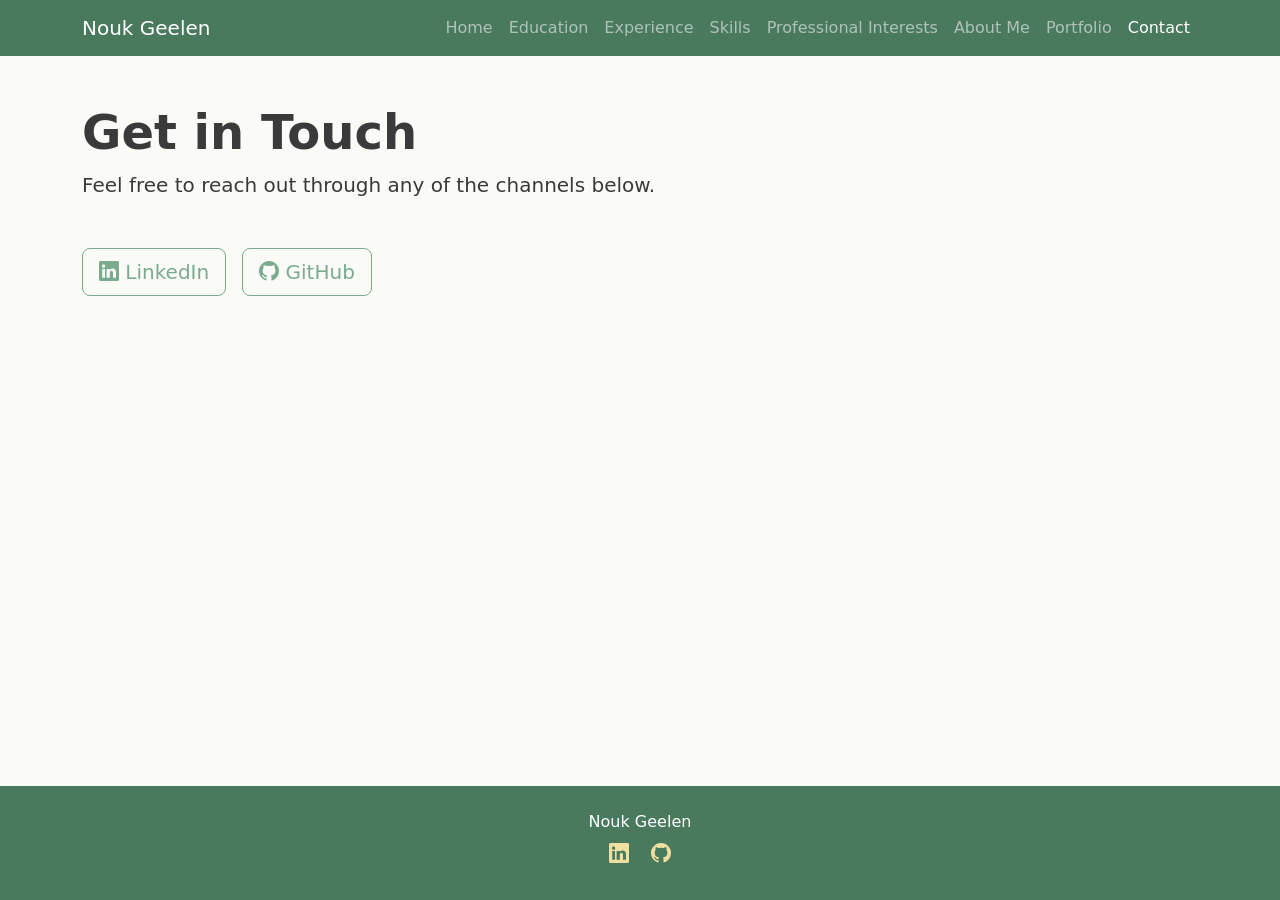
<file: pages/contact.html>
<!DOCTYPE html>
<html lang="nl">
<head>
    <meta charset="UTF-8">
    <meta name="viewport" content="width=device-width, initial-scale=1.0">
    <title>Contact - Nouk Geelen</title>

    <!-- Bootstrap 5 CSS -->
    <link href="https://cdn.jsdelivr.net/npm/bootstrap@5.3.8/dist/css/bootstrap.min.css"
          rel="stylesheet">

    <!-- Bootstrap Icons -->
    <link rel="stylesheet" href="https://cdn.jsdelivr.net/npm/bootstrap-icons@1.11.3/font/bootstrap-icons.min.css">
   
    <!-- Custom stylesheet -->
    <link rel="stylesheet" href="../css/style.css">
</head>
<body>

    <!-- Navigation -->
    <nav class="navbar navbar-expand-lg navbar-dark ">
        <div class="container">
            <a class="navbar-brand" href="../index.html">Nouk Geelen</a>

            <button class="navbar-toggler" type="button"
                    data-bs-toggle="collapse" data-bs-target="#mainNav"
                    aria-controls="mainNav" aria-expanded="false"
                    aria-label="Toggle navigation">
                <span class="navbar-toggler-icon"></span>
            </button>

            <div class="collapse navbar-collapse" id="mainNav">
                <ul class="navbar-nav ms-auto">
                    <li class="nav-item">
                        <a class="nav-link" href="../index.html">Home</a>
                    </li>
                    <li class="nav-item">
                        <a class="nav-link" href="education.html">Education</a>
                    </li>
                    <li class="nav-item">
                        <a class="nav-link" href="experience.html">Experience</a>
                    </li>
                    <li class="nav-item">
                        <a class="nav-link" href="skills.html">Skills</a>
                    </li>
                    <li class="nav-item">
                        <a class="nav-link" href="interests.html">Professional Interests</a>
                    </li>
                    <li class="nav-item">
                        <a class="nav-link" href="about.html">About Me</a>
                    </li>
                    <li class="nav-item">
                        <a class="nav-link" href="portfolio.html">Portfolio</a>
                    </li>
                    <li class="nav-item active">
                        <a class="nav-link active" href="contact.html">Contact</a>
                    </li>
                </ul>
            </div>
        </div>
    </nav>

    <!-- Main content -->
    <main class="container my-5">
        <h1 class="display-5 fw-bold mb-2">Get in Touch</h1>
        <p class="lead mb-5">Feel free to reach out through any of the channels below.</p>

        <div class="d-flex flex-column flex-sm-row gap-3">
            <a href="https://www.linkedin.com/in/nouk-g-1718b9170/" target="_blank" rel="noopener"
               class="btn btn-outline-primary btn-lg">
                <i class="bi bi-linkedin"></i> LinkedIn
            </a>
            <a href="https://github.com/RubberDuckyNouk" target="_blank" rel="noopener"
               class="btn btn-outline-primary btn-lg">
                <i class="bi bi-github"></i> GitHub
            </a>
        </div>
    </main>

    <!-- Footer -->
    <footer>
        <div class="container">
            <p class="mb-1">Nouk Geelen</p>
            <div class="mb-2">
                <a href="https://www.linkedin.com/in/nouk-g-1718b9170/" target="_blank" rel="noopener"
                   class=" me-3 fs-5">
                    <i class="bi bi-linkedin"></i>
                </a>
                <a href="https://github.com/RubberDuckyNouk" target="_blank" rel="noopener"
                   class="fs-5">
                    <i class="bi bi-github"></i>
                </a>
            </div>
         </div>
    </footer>

    <!-- Bootstrap 5 JS bundle -->
    <script src="https://cdn.jsdelivr.net/npm/bootstrap@5.3.8/dist/js/bootstrap.bundle.min.js"></script>
</body>
</html>
</file>
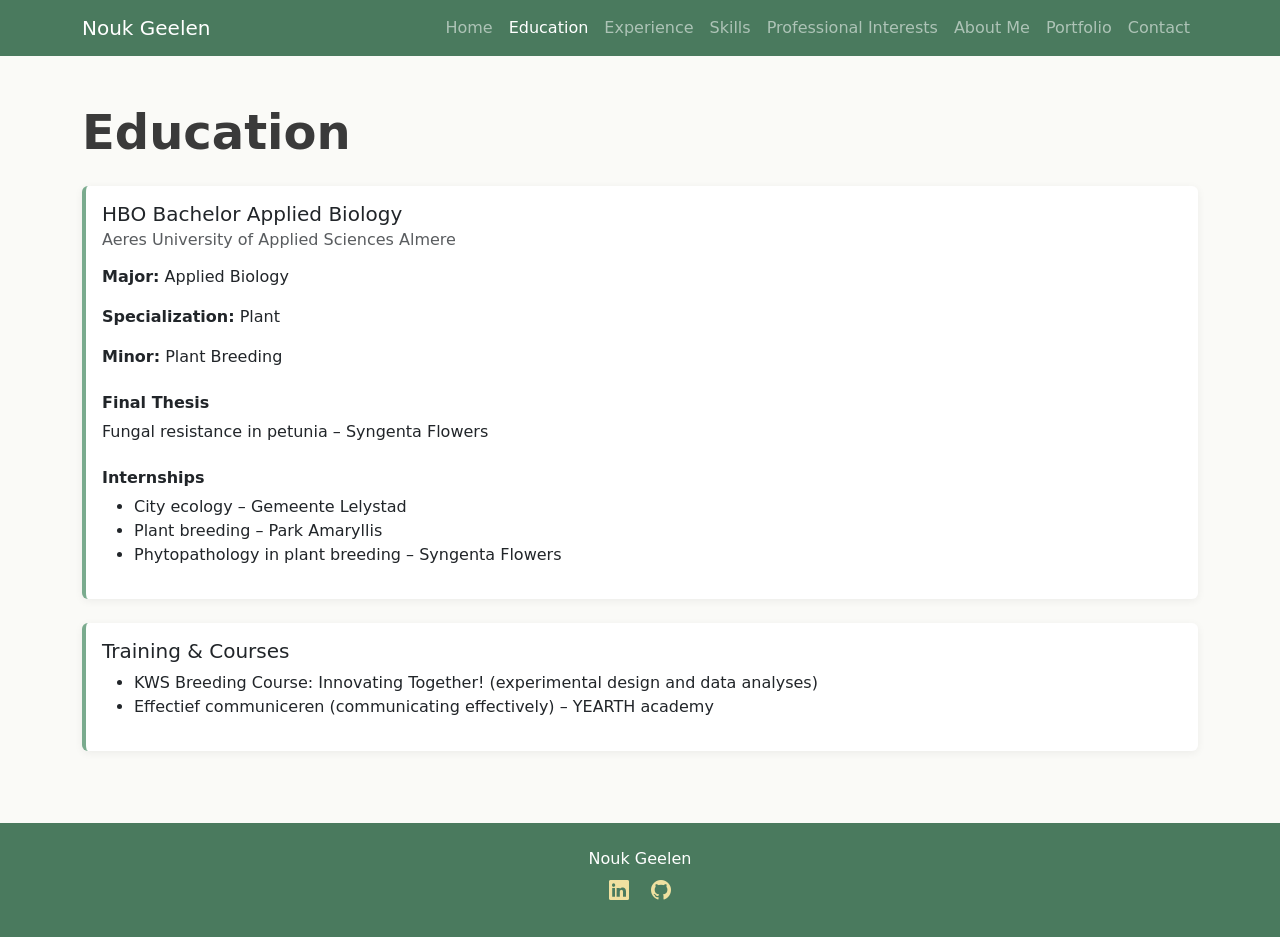
<file: pages/education.html>
<!DOCTYPE html>
<html lang="nl">
<head>
    <meta charset="UTF-8">
    <meta name="viewport" content="width=device-width, initial-scale=1.0">
    <title>Education - Nouk Geelen</title>

    <!-- Bootstrap 5 CSS -->
    <link href="https://cdn.jsdelivr.net/npm/bootstrap@5.3.8/dist/css/bootstrap.min.css"
          rel="stylesheet">

    <!-- Bootstrap Icons -->
    <link rel="stylesheet" href="https://cdn.jsdelivr.net/npm/bootstrap-icons@1.11.3/font/bootstrap-icons.min.css">

    <!-- Custom stylesheet -->
    <link rel="stylesheet" href="../css/style.css">
</head>
<body>

    <!-- Navigation -->
    <nav class="navbar navbar-expand-lg navbar-dark ">
        <div class="container">
            <a class="navbar-brand" href="../index.html">Nouk Geelen</a>

            <button class="navbar-toggler" type="button"
                    data-bs-toggle="collapse" data-bs-target="#mainNav"
                    aria-controls="mainNav" aria-expanded="false"
                    aria-label="Toggle navigation">
                <span class="navbar-toggler-icon"></span>
            </button>

            <div class="collapse navbar-collapse" id="mainNav">
                <ul class="navbar-nav ms-auto">
                    <li class="nav-item">
                        <a class="nav-link" href="../index.html">Home</a>
                    </li>
                    <li class="nav-item">
                        <a class="nav-link active" href="education.html">Education</a>
                    </li>
                    <li class="nav-item">
                        <a class="nav-link" href="experience.html">Experience</a>
                    </li>
                    <li class="nav-item">
                        <a class="nav-link" href="skills.html">Skills</a>
                    </li>
                    <li class="nav-item">
                        <a class="nav-link" href="interests.html">Professional Interests</a>
                    </li>
                    <li class="nav-item">
                        <a class="nav-link" href="about.html">About Me</a>
                    </li>
                    <li class="nav-item">
                        <a class="nav-link" href="portfolio.html">Portfolio</a>
                    </li>
                    <li class="nav-item">
                        <a class="nav-link" href="contact.html">Contact</a>
                    </li>
                </ul>
            </div>
        </div>
    </nav>

    <!-- Main content -->
    <main class="container my-5">
        <h1 class="display-5 fw-bold mb-4">Education</h1>

        <!-- Degree card -->
        <div class="card mb-4">
            <div class="card-body">
                <h2 class="card-title h5">HBO Bachelor Applied Biology</h2>
                <h3 class="card-subtitle mb-3 text-muted h6">Aeres University of Applied Sciences Almere</h3>

                <p><strong>Major:</strong> Applied Biology</p>
                <p><strong>Specialization:</strong> Plant</p>
                <p><strong>Minor:</strong> Plant Breeding</p>

                <h4 class="h6 fw-bold mt-4">Final Thesis</h4>
                <p>Fungal resistance in petunia &ndash; Syngenta Flowers</p>

                <h4 class="h6 fw-bold mt-4">Internships</h4>
                <ul>
                    <li>City ecology &ndash; Gemeente Lelystad</li>
                    <li>Plant breeding &ndash; Park Amaryllis</li>
                    <li>Phytopathology in plant breeding &ndash; Syngenta Flowers</li>
                </ul>
            </div>
        </div>

        <!-- Training & Courses card -->
        <div class="card mb-4">
            <div class="card-body">
                <h2 class="card-title h5">Training &amp; Courses</h2>
                <ul>
                    <li>KWS Breeding Course: Innovating Together! (experimental design and data analyses)</li>
                    <li>Effectief communiceren (communicating effectively) &ndash; YEARTH academy</li>
                </ul>
            </div>
        </div>
    </main>

    <!-- Footer -->
    <footer>
        <div class="container">
            <p class="mb-1">Nouk Geelen</p>
            <div class="mb-2">
                <a href="https://www.linkedin.com/in/nouk-g-1718b9170/" target="_blank" rel="noopener"
                   class=" me-3 fs-5">
                    <i class="bi bi-linkedin"></i>
                </a>
                <a href="https://github.com/RubberDuckyNouk" target="_blank" rel="noopener"
                   class="fs-5">
                    <i class="bi bi-github"></i>
                </a>
    </footer>

    <!-- Bootstrap 5 JS bundle -->
    <script src="https://cdn.jsdelivr.net/npm/bootstrap@5.3.8/dist/js/bootstrap.bundle.min.js"></script>
</body>
</html>
</file>
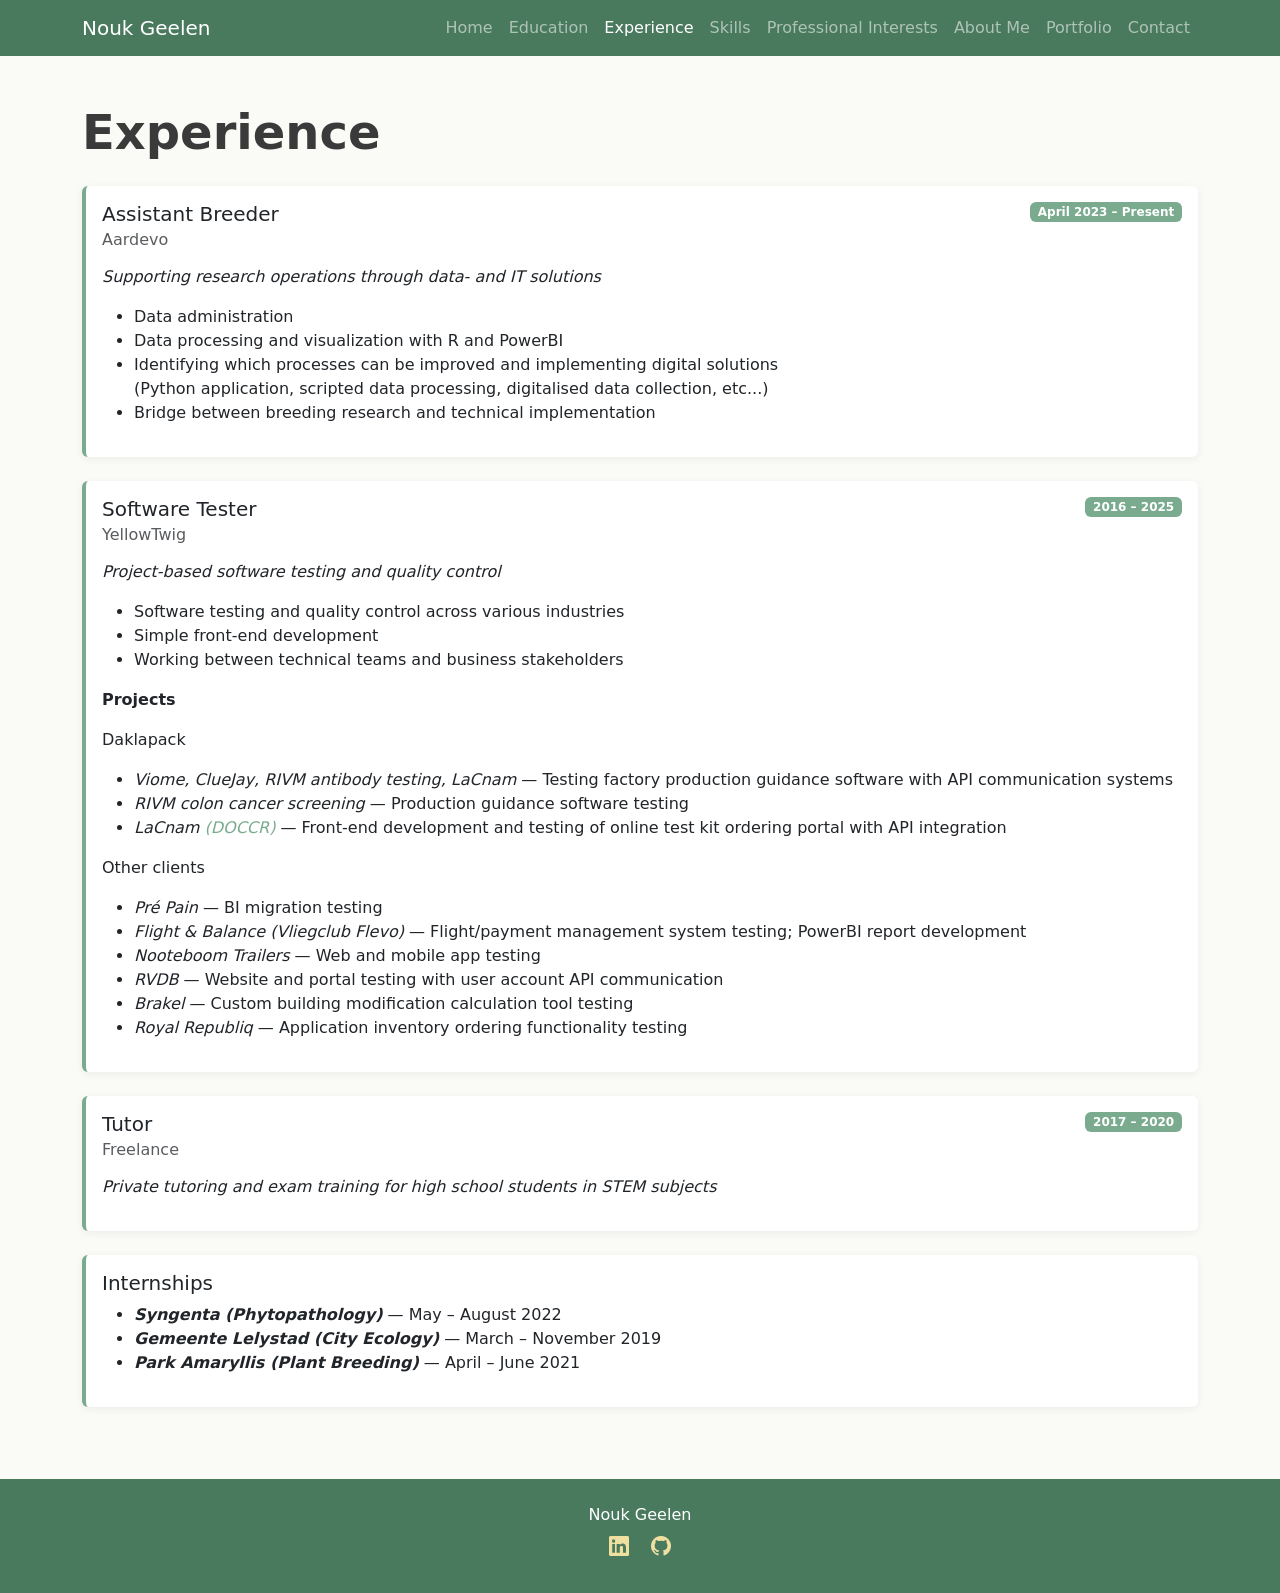
<file: pages/experience.html>
<!DOCTYPE html>
<html lang="nl">
<head>
    <meta charset="UTF-8">
    <meta name="viewport" content="width=device-width, initial-scale=1.0">
    <title>Experience - Nouk Geelen</title>

    <!-- Bootstrap 5 CSS -->
    <link href="https://cdn.jsdelivr.net/npm/bootstrap@5.3.8/dist/css/bootstrap.min.css"
          rel="stylesheet">

    <!-- Bootstrap Icons -->
    <link rel="stylesheet" href="https://cdn.jsdelivr.net/npm/bootstrap-icons@1.11.3/font/bootstrap-icons.min.css">

    <!-- Custom stylesheet -->
    <link rel="stylesheet" href="../css/style.css">
</head>
<body>

    <!-- Navigation -->
    <nav class="navbar navbar-expand-lg navbar-dark ">
        <div class="container">
            <a class="navbar-brand" href="../index.html">Nouk Geelen</a>

            <button class="navbar-toggler" type="button"
                    data-bs-toggle="collapse" data-bs-target="#mainNav"
                    aria-controls="mainNav" aria-expanded="false"
                    aria-label="Toggle navigation">
                <span class="navbar-toggler-icon"></span>
            </button>

            <div class="collapse navbar-collapse" id="mainNav">
                <ul class="navbar-nav ms-auto">
                    <li class="nav-item">
                        <a class="nav-link" href="../index.html">Home</a>
                    </li>
                    <li class="nav-item">
                        <a class="nav-link" href="education.html">Education</a>
                    </li>
                    <li class="nav-item">
                        <a class="nav-link active" href="experience.html">Experience</a>
                    </li>
                    <li class="nav-item">
                        <a class="nav-link" href="skills.html">Skills</a>
                    </li>
                    <li class="nav-item">
                        <a class="nav-link" href="interests.html">Professional Interests</a>
                    </li>
                    <li class="nav-item">
                        <a class="nav-link" href="about.html">About Me</a>
                    </li>
                    <li class="nav-item">
                        <a class="nav-link" href="portfolio.html">Portfolio</a>
                    </li>
                    <li class="nav-item">
                        <a class="nav-link" href="contact.html">Contact</a>
                    </li>
                </ul>
            </div>
        </div>
    </nav>

    <!-- Main content -->
    <main class="container my-5">
        <h1 class="display-5 fw-bold mb-4">Experience</h1>

        <!-- Aardevo card -->
        <div class="card mb-4">
            <div class="card-body">
                <div class="d-flex justify-content-between align-items-start">
                    <div>
                        <h2 class="card-title h5">Assistant Breeder</h2>
                        <h3 class="card-subtitle mb-3 text-muted h6">Aardevo</h3>
                    </div>
                    <span class="badge bg-secondary">April 2023 &ndash; Present</span>
                </div>
                <p class="fst-italic">Supporting research operations through data- and IT solutions</p>
                <ul>
                    <li>Data administration</li>
                    <li>Data processing and visualization with R and PowerBI</li>
                    <li>
                        Identifying which processes can be improved and implementing digital solutions
                        <br>(Python application, scripted data processing, digitalised data collection, etc...)
                    </li>
                    <li>Bridge between breeding research and technical implementation</li>
                </ul>
            </div>
        </div>

        <!-- YellowTwig card -->
        <div class="card mb-4">
            <div class="card-body">
                <div class="d-flex justify-content-between align-items-start">
                    <div>
                        <h2 class="card-title h5">Software Tester</h2>
                        <h3 class="card-subtitle mb-3 text-muted h6">YellowTwig</h3>
                    </div>
                    <span class="badge bg-secondary">2016 &ndash; 2025</span>
                </div>
                <p class="fst-italic">Project-based software testing and quality control</p>
                <ul>
                    <li>Software testing and quality control across various industries</li>
                    <li>Simple front-end development</li>
                    <li>Working between technical teams and business stakeholders</li>
                </ul>
                <p class="fw-sm">Projects</p>
                <p>Daklapack</p>
                <ul>
                    <li><em>Viome, ClueJay, RIVM antibody testing, LaCnam</em> — Testing factory production guidance software with API communication systems</li>
                    <li><em>RIVM colon cancer screening</em> — Production guidance software testing</li>
                    <li><em>LaCnam <a class="link" href="https://monkit.depistage-colorectal.fr/#/accueil">(DOCCR)</a></em> — Front-end development and testing of online test kit ordering portal with API integration</li>
                </ul>
                <p>Other clients</p>
                <ul>
                    <li><em>Pré Pain</em> — BI migration testing</li>
                    <li><em>Flight &amp; Balance (Vliegclub Flevo)</em> — Flight/payment management system testing; PowerBI report development</li>
                    <li><em>Nooteboom Trailers</em> — Web and mobile app testing</li>
                    <li><em>RVDB</em> — Website and portal testing with user account API communication</li>
                    <li><em>Brakel</em> — Custom building modification calculation tool testing</li>
                    <li><em>Royal Republiq</em> — Application inventory ordering functionality testing</li>
                </ul>
            </div>
        </div>

        <!-- Tutor card -->
        <div class="card mb-4">
            <div class="card-body">
                <div class="d-flex justify-content-between align-items-start">
                    <div>
                        <h2 class="card-title h5">Tutor</h2>
                        <h3 class="card-subtitle mb-3 text-muted h6">Freelance</h3>
                    </div>
                    <span class="badge bg-secondary">2017 &ndash; 2020</span>
                </div>
                <p class="fst-italic">Private tutoring and exam training for high school students in STEM subjects</p>

            </div>
        </div>

        <!-- Internships card -->
        <div class="card mb-4">
            <div class="card-body">
                <div class="d-flex justify-content-between align-items-start">
                    <div>
                        <h2 class="card-title h5">Internships</h2>
                    </div>
                </div>
                <ul>
                    <li><em class="fw-sm">Syngenta (Phytopathology)</em> — May – August 2022</li>
                    <li><em class="fw-sm">Gemeente Lelystad (City Ecology)</em> — March – November 2019</li>
                    <li>
                        <em class="fw-sm">Park Amaryllis (Plant Breeding)</em> — April – June 2021
                    </li>
                </ul>
            </div>
        </div>


    </main>



    <!-- Footer -->
    <footer>
        <div class="container">
            <p class="mb-1">Nouk Geelen</p>
            <div class="mb-2">
                <a href="https://www.linkedin.com/in/nouk-g-1718b9170/" target="_blank" rel="noopener"
                   class=" me-3 fs-5">
                    <i class="bi bi-linkedin"></i>
                </a>
                <a href="https://github.com/RubberDuckyNouk" target="_blank" rel="noopener"
                   class="fs-5">
                    <i class="bi bi-github"></i>
                </a>
    </footer>

    <!-- Bootstrap 5 JS bundle -->
    <script src="https://cdn.jsdelivr.net/npm/bootstrap@5.3.8/dist/js/bootstrap.bundle.min.js"></script>
</body>
</html>
</file>
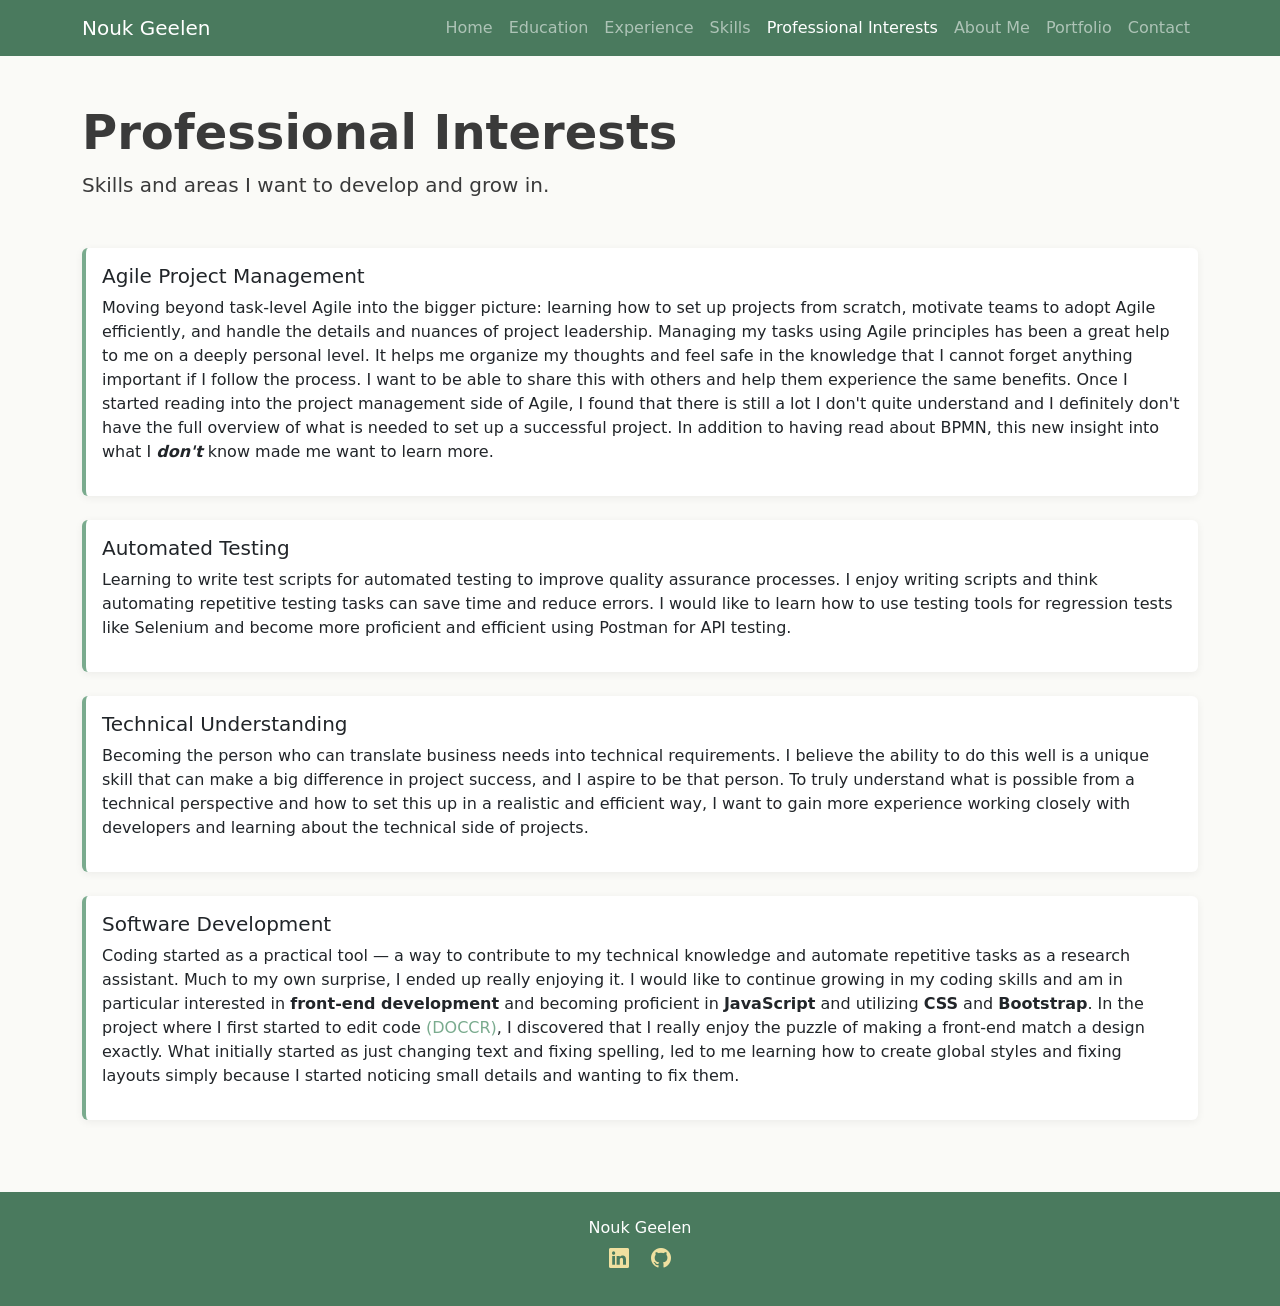
<file: pages/interests.html>
<!DOCTYPE html>
<html lang="nl">
<head>
    <meta charset="UTF-8">
    <meta name="viewport" content="width=device-width, initial-scale=1.0">
    <title>Professional Interests - Nouk Geelen</title>

    <!-- Bootstrap 5 CSS -->
    <link href="https://cdn.jsdelivr.net/npm/bootstrap@5.3.8/dist/css/bootstrap.min.css"
          rel="stylesheet">

    <!-- Bootstrap Icons -->
    <link rel="stylesheet" href="https://cdn.jsdelivr.net/npm/bootstrap-icons@1.11.3/font/bootstrap-icons.min.css">
   
    <!-- Custom stylesheet -->
    <link rel="stylesheet" href="../css/style.css">
</head>
<body>

    <!-- Navigation -->
    <nav class="navbar navbar-expand-lg navbar-dark ">
        <div class="container">
            <a class="navbar-brand" href="../index.html">Nouk Geelen</a>

            <button class="navbar-toggler" type="button"
                    data-bs-toggle="collapse" data-bs-target="#mainNav"
                    aria-controls="mainNav" aria-expanded="false"
                    aria-label="Toggle navigation">
                <span class="navbar-toggler-icon"></span>
            </button>

            <div class="collapse navbar-collapse" id="mainNav">
                <ul class="navbar-nav ms-auto">
                    <li class="nav-item">
                        <a class="nav-link" href="../index.html">Home</a>
                    </li>
                    <li class="nav-item">
                        <a class="nav-link" href="education.html">Education</a>
                    </li>
                    <li class="nav-item">
                        <a class="nav-link" href="experience.html">Experience</a>
                    </li>
                    <li class="nav-item">
                        <a class="nav-link" href="skills.html">Skills</a>
                    </li>
                    <li class="nav-item">
                        <a class="nav-link active" href="interests.html">Professional Interests</a>
                    </li>
                    <li class="nav-item">
                        <a class="nav-link" href="about.html">About Me</a>
                    </li>
                    <li class="nav-item">
                        <a class="nav-link" href="portfolio.html">Portfolio</a>
                    </li>
                    <li class="nav-item active">
                        <a class="nav-link" href="contact.html">Contact</a>
                    </li>
                </ul>
            </div>
        </div>
    </nav>

    <!-- Main content -->
    <main class="container my-5">
        <h1 class="display-5 fw-bold mb-2">Professional Interests</h1>
        <p class="lead mb-5">Skills and areas I want to develop and grow in.</p>

        <!-- Agile Project Management -->
        <div class="card mb-4">
            <div class="card-body">
                <h2 class="card-title h5">Agile Project Management</h2>
                <p>
                    Moving beyond task-level Agile into the bigger picture: learning
                    how to set up projects from scratch, motivate teams to adopt Agile
                    efficiently, and handle the details and nuances of project leadership.
                    Managing my tasks using Agile principles has been a great help to me on a deeply personal level.
                    It helps me organize my thoughts and feel safe in the knowledge that I cannot forget anything important if I follow the process.
                    I want to be able to share this with others and help them experience the same benefits. 
                    Once I started reading into the project management side of Agile, 
                    I found that there is still a lot I don't quite understand and I definitely don't have the full overview of what is needed to set up a successful project.
                    In addition to having read about BPMN, this new insight into what I <em class="fw-sm">don't</em> know made me want to learn more.
                </p>
            </div>
        </div>


        <!-- Automated Testing -->
        <div class="card mb-4">
            <div class="card-body">
                <h2 class="card-title h5">Automated Testing</h2>
                <p>
                    Learning to write test scripts for automated testing to improve
                    quality assurance processes. I enjoy writing scripts and think automating repetitive testing tasks can save time and reduce errors.
                    I would like to learn how to use testing tools for regression tests like Selenium and become more proficient and efficient using Postman for API testing.
                </p>
            </div>
        </div>

        <!-- Development -->
        <div class="card mb-4">
            <div class="card-body">
                <h2 class="card-title h5">Technical Understanding</h2>
                <p>
                    Becoming the person who can translate business needs into technical
                    requirements. I believe the ability to do this well is a unique skill that can make a big difference in project success, and I aspire to be that person.
                    To truly understand what is possible from a technical perspective and how to set this up in a realistic and efficient way,
                    I want to gain more experience working closely with developers and learning about the technical side of projects.

                </p>
            </div>
        </div>

        <div class="card mb-4">
            <div class="card-body">
                <h2 class="card-title h5">Software Development</h2>
                <p>
                    Coding started as a practical tool — a way to contribute to my technical knowledge and automate repetitive tasks as a research assistant. Much to my own surprise, I ended up really enjoying it.
                    I would like to continue growing in my coding skills and am in particular interested in <span class="fw-sm">front-end development</span> and becoming proficient in <span class="fw-sm">JavaScript</span> 
                    and utilizing <span class="fw-sm">CSS</span> and <span class="fw-sm">Bootstrap</span>.
                    In the project where I first started to edit code <a class="link" href="https://monkit.depistage-colorectal.fr/#/accueil">(DOCCR)</a>, I discovered that I really enjoy the puzzle of making a front-end match a design exactly.
                    What initially started as just changing text and fixing spelling, led to me learning how to create global styles and fixing layouts simply because I started noticing small details 
                    and wanting to fix them. 
                </p>
            </div>
        </div>
   


    </main>


    <!-- Footer -->
    <footer>
        <div class="container">
            <p class="mb-1">Nouk Geelen</p>
            <div class="mb-2">
                <a href="https://www.linkedin.com/in/nouk-g-1718b9170/" target="_blank" rel="noopener"
                   class=" me-3 fs-5">
                    <i class="bi bi-linkedin"></i>
                </a>
                <a href="https://github.com/RubberDuckyNouk" target="_blank" rel="noopener"
                   class="fs-5">
                    <i class="bi bi-github"></i>
                </a>
    </footer>

    <!-- Bootstrap 5 JS bundle -->
    <script src="https://cdn.jsdelivr.net/npm/bootstrap@5.3.8/dist/js/bootstrap.bundle.min.js"></script>
</body>
</html>
</file>
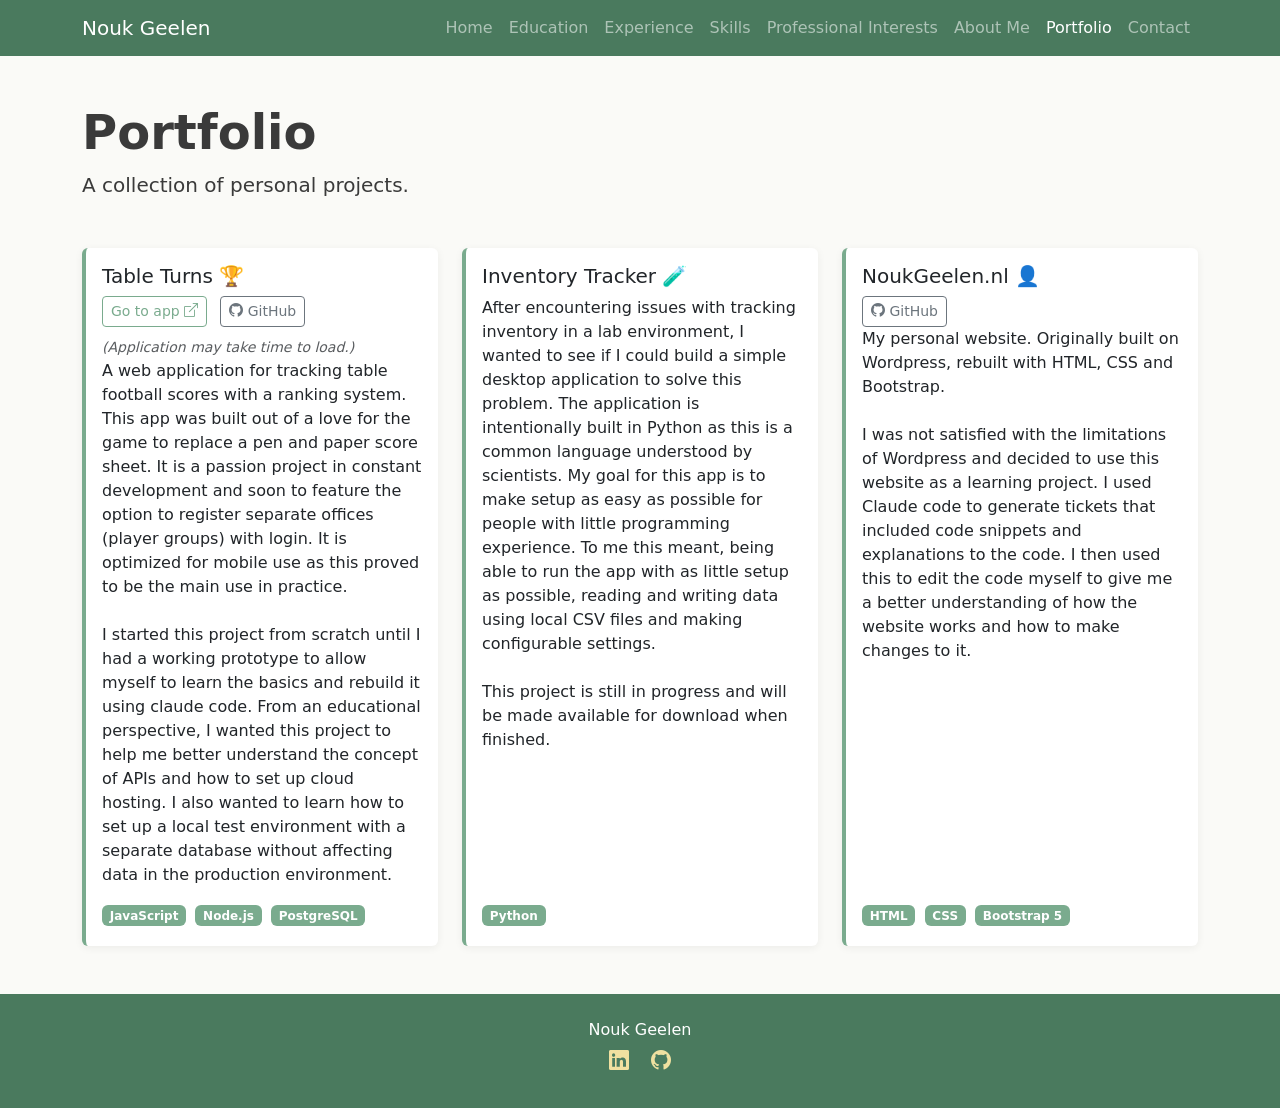
<file: pages/portfolio.html>
<!DOCTYPE html>
<html lang="nl">
<head>
    <meta charset="UTF-8">
    <meta name="viewport" content="width=device-width, initial-scale=1.0">
    <title>Portfolio - Nouk Geelen</title>

    <!-- Bootstrap 5 CSS -->
    <link href="https://cdn.jsdelivr.net/npm/bootstrap@5.3.8/dist/css/bootstrap.min.css"
          rel="stylesheet">

    <!-- Bootstrap Icons -->
    <link rel="stylesheet" href="https://cdn.jsdelivr.net/npm/bootstrap-icons@1.11.3/font/bootstrap-icons.min.css">
   
    <!-- Custom stylesheet -->
    <link rel="stylesheet" href="../css/style.css">
</head>
<body>

    <!-- Navigation -->
    <nav class="navbar navbar-expand-lg navbar-dark ">
        <div class="container">
            <a class="navbar-brand" href="../index.html">Nouk Geelen</a>

            <button class="navbar-toggler" type="button"
                    data-bs-toggle="collapse" data-bs-target="#mainNav"
                    aria-controls="mainNav" aria-expanded="false"
                    aria-label="Toggle navigation">
                <span class="navbar-toggler-icon"></span>
            </button>

            <div class="collapse navbar-collapse" id="mainNav">
                <ul class="navbar-nav ms-auto">
                    <li class="nav-item">
                        <a class="nav-link" href="../index.html">Home</a>
                    </li>
                    <li class="nav-item">
                        <a class="nav-link" href="education.html">Education</a>
                    </li>
                    <li class="nav-item">
                        <a class="nav-link" href="experience.html">Experience</a>
                    </li>
                    <li class="nav-item">
                        <a class="nav-link" href="skills.html">Skills</a>
                    </li>
                    <li class="nav-item">
                        <a class="nav-link" href="interests.html">Professional Interests</a>
                    </li>
                    <li class="nav-item">
                        <a class="nav-link" href="about.html">About Me</a>
                    </li>
                    <li class="nav-item">
                        <a class="nav-link active" href="portfolio.html">Portfolio</a>
                    </li>
                    <li class="nav-item">
                        <a class="nav-link" href="contact.html">Contact</a>
                    </li>
                </ul>
            </div>
        </div>
    </nav>

    <!-- Main content -->
    <main class="container my-5">
        <h1 class="display-5 fw-bold mb-2">Portfolio</h1>
        <p class="lead mb-5">A collection of personal projects.</p>

        <div class="row g-4">

            <!-- TableFootballScoreTracker -->
            <div class="col-md-6 col-lg-4">
                <div class="card h-100">
                    <div class="card-body d-flex flex-column">
                        <h2 class="card-title h5">Table Turns  🏆</h2>
                        <div class="mt-auto mb-2">
                            <a href="https://tablefootballscoretracker.onrender.com" target="_blank" rel="noopener"
                               class="btn btn-sm btn-outline-primary me-2">
                                Go to app <i class="bi bi-box-arrow-up-right"></i>
                            </a>
                            <a href="https://github.com/RubberDuckyNouk/TableFootballScoreTracker" target="_blank" rel="noopener"
                               class="btn btn-sm btn-outline-secondary">
                                <i class="bi bi-github"></i> GitHub
                            </a>
                        </div>
                        <p class="card-text">
                            <small class="text-muted">
                                <em>(Application may take time to load.)</em>
                            </small><br />
                            A web application for tracking table football scores with a ranking system. This app was built out of a love for the game to replace a pen and paper score sheet.
                            It is a passion project in constant development and soon to feature the option to register separate offices (player groups) with login.
                            It is optimized for mobile use as this proved to be the main use in practice.
                            <br /><br />
                            I started this project from scratch until I had a working prototype to allow myself to learn the basics and rebuild it using claude code.
                            From an educational perspective, I wanted this project to help me better understand the concept of APIs and how to set up cloud hosting.
                            I also wanted to learn how to set up a local test environment with a separate database without affecting data in the production environment.
                        </p>
                        <div>
                            <span class="badge bg-secondary me-1 mb-1">JavaScript</span>
                            <span class="badge bg-secondary me-1 mb-1">Node.js</span>
                            <span class="badge bg-secondary me-1 mb-1">PostgreSQL</span>
                        </div>
                    </div>
                </div>
            </div>

            <!-- InventoryTracker -->
            <div class="col-md-6 col-lg-4">
                <div class="card h-100">
                    <div class="card-body d-flex flex-column">
                        <h2 class="card-title h5">Inventory Tracker  🧪</h2>
                        <p class="card-text">
                            After encountering issues with tracking inventory in a lab environment, I wanted to see if I could build a simple desktop application to solve this problem.
                            The application is intentionally built in Python as this is a common language understood by scientists.
                            My goal for this app is to make setup as easy as possible for people with little programming experience. 
                            To me this meant, being able to run the app with as little setup as possible, reading and writing data using local CSV files and making configurable settings.
                            <br />
                            <br />
                            This project is still in progress and will be made available for download when finished.
                        </p>

                        <div class="mt-auto">
                            <span class="badge bg-secondary me-1 mb-1">Python</span>
                        </div>
                    </div>
                </div>
            </div>

            <!-- NoukGeelen.nl -->
            <div class="col-md-6 col-lg-4">
                <div class="card h-100">
                    <div class="card-body d-flex flex-column">
                        <h2 class="card-title h5">NoukGeelen.nl  👤</h2>
                        <div>
                            <a href="https://github.com/RubberDuckyNouk/NoukGeelen.nl" target="_blank" rel="noopener"
                           class="btn btn-sm btn-outline-secondary">
                            <i class="bi bi-github"></i> GitHub
                            </a>
                        </div>
                        <p class="card-text">
                            My personal website. Originally built on Wordpress, rebuilt with HTML, CSS and Bootstrap.
                            <br /><br />
                            I was not satisfied with the limitations of Wordpress and decided to use this website as a learning project.
                            I used Claude code to generate tickets that included code snippets and explanations to the code.
                            I then used this to edit the code myself to give me a better understanding of how the website works and how to make changes to it.
                        </p>

                        <div class="mt-auto">
                            <span class="badge bg-secondary me-1 mb-1">HTML</span>
                            <span class="badge bg-secondary me-1 mb-1">CSS</span>
                            <span class="badge bg-secondary me-1 mb-1">Bootstrap 5</span>
                        </div>
                    </div>
                </div>
            </div>


        </div>
    </main>



    <!-- Footer -->
    <footer>
        <div class="container">
            <p class="mb-1">Nouk Geelen</p>
            <div class="mb-2">
                <a href="https://www.linkedin.com/in/nouk-g-1718b9170/" target="_blank" rel="noopener"
                   class=" me-3 fs-5">
                    <i class="bi bi-linkedin"></i>
                </a>
                <a href="https://github.com/RubberDuckyNouk" target="_blank" rel="noopener"
                   class="fs-5">
                    <i class="bi bi-github"></i>
                </a>
    </footer>

    <!-- Bootstrap 5 JS bundle -->
    <script src="https://cdn.jsdelivr.net/npm/bootstrap@5.3.8/dist/js/bootstrap.bundle.min.js"></script>
</body>
</html>
</file>
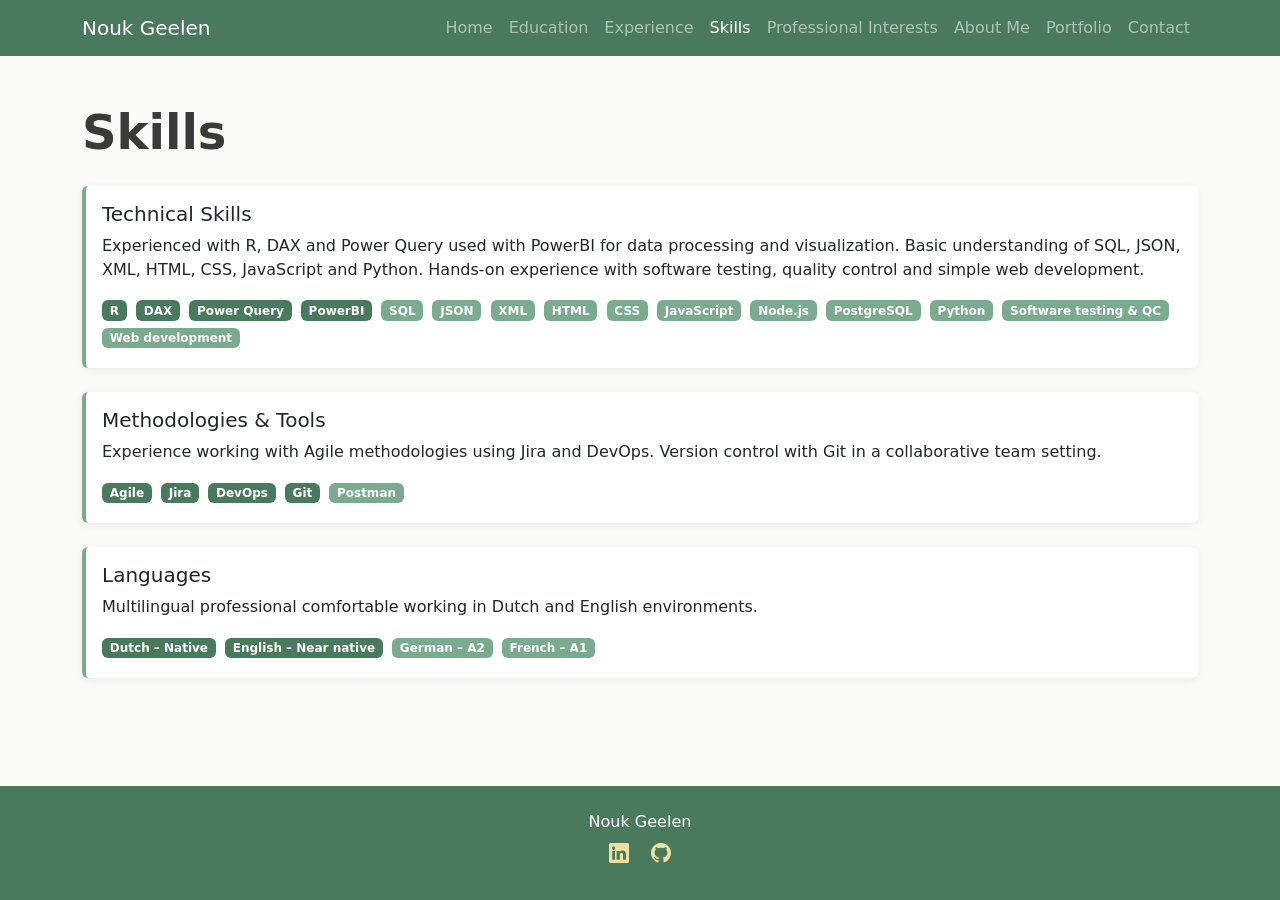
<file: pages/skills.html>
<!DOCTYPE html>
<html lang="nl">
<head>
    <meta charset="UTF-8">
    <meta name="viewport" content="width=device-width, initial-scale=1.0">
    <title>Skills - Nouk Geelen</title>

    <!-- Bootstrap 5 CSS -->
    <link href="https://cdn.jsdelivr.net/npm/bootstrap@5.3.8/dist/css/bootstrap.min.css"
          rel="stylesheet">

    <!-- Bootstrap Icons -->
    <link rel="stylesheet" href="https://cdn.jsdelivr.net/npm/bootstrap-icons@1.11.3/font/bootstrap-icons.min.css">

    <!-- Custom stylesheet -->
    <link rel="stylesheet" href="../css/style.css">
</head>
<body>

    <!-- Navigation -->
    <nav class="navbar navbar-expand-lg navbar-dark ">
        <div class="container">
            <a class="navbar-brand" href="../index.html">Nouk Geelen</a>

            <button class="navbar-toggler" type="button"
                    data-bs-toggle="collapse" data-bs-target="#mainNav"
                    aria-controls="mainNav" aria-expanded="false"
                    aria-label="Toggle navigation">
                <span class="navbar-toggler-icon"></span>
            </button>

            <div class="collapse navbar-collapse" id="mainNav">
                <ul class="navbar-nav ms-auto">
                    <li class="nav-item">
                        <a class="nav-link" href="../index.html">Home</a>
                    </li>
                    <li class="nav-item">
                        <a class="nav-link " href="education.html">Education</a>
                    </li>
                    <li class="nav-item">
                        <a class="nav-link" href="experience.html">Experience</a>
                    </li>
                    <li class="nav-item">
                        <a class="nav-link active" href="skills.html">Skills</a>
                    </li>
                    <li class="nav-item">
                        <a class="nav-link" href="interests.html">Professional Interests</a>
                    </li>
                    <li class="nav-item">
                        <a class="nav-link" href="about.html">About Me</a>
                    </li>
                    <li class="nav-item">
                        <a class="nav-link" href="portfolio.html">Portfolio</a>
                    </li>
                    <li class="nav-item">
                        <a class="nav-link" href="contact.html">Contact</a>
                    </li>
                </ul>
            </div>
        </div>
    </nav>

    <!-- Main content -->
    <main class="container my-5">
        <h1 class="display-5 fw-bold mb-4">Skills</h1>

        <!-- Technical Skills -->
        <div class="card mb-4">
            <div class="card-body">
                <h2 class="card-title h5">Technical Skills</h2>
                <p>Experienced with R, DAX and Power Query used with PowerBI for data processing and visualization. Basic understanding of SQL, JSON, XML, HTML, CSS, JavaScript and Python. Hands-on experience with software testing, quality control and simple web development.</p>
                <div class="mt-3">
                    <span class="badge bg-primary me-1 mb-1">R</span>
                    <span class="badge bg-primary me-1 mb-1">DAX</span>
                    <span class="badge bg-primary me-1 mb-1">Power Query</span>
                    <span class="badge bg-primary me-1 mb-1">PowerBI</span>
                    <span class="badge bg-secondary me-1 mb-1">SQL</span>
                    <span class="badge bg-secondary me-1 mb-1">JSON</span>
                    <span class="badge bg-secondary me-1 mb-1">XML</span>
                    <span class="badge bg-secondary me-1 mb-1">HTML</span>
                    <span class="badge bg-secondary me-1 mb-1">CSS</span>
                    <span class="badge bg-secondary me-1 mb-1">JavaScript</span>
                    <span class="badge bg-secondary me-1 mb-1">Node.js</span>
                    <span class="badge bg-secondary me-1 mb-1">PostgreSQL</span>
                    <span class="badge bg-secondary me-1 mb-1">Python</span>
                    <span class="badge bg-secondary me-1 mb-1">Software testing &amp; QC</span>
                    <span class="badge bg-secondary me-1 mb-1">Web development</span>
                </div>
            </div>
        </div>

        <!-- Methodologies & Tools -->
        <div class="card mb-4">
            <div class="card-body">
                <h2 class="card-title h5">Methodologies &amp; Tools</h2>
                <p>Experience working with Agile methodologies using Jira and DevOps. Version control with Git in a collaborative team setting.</p>
                <div class="mt-3">
                    <span class="badge bg-primary me-1 mb-1">Agile</span>
                    <span class="badge bg-primary me-1 mb-1">Jira</span>
                    <span class="badge bg-primary me-1 mb-1">DevOps</span>
                    <span class="badge bg-primary me-1 mb-1">Git</span>
                    <span class="badge bg-secondary me-1 mb-1">Postman</span>
                </div>
            </div>
        </div>

        <!-- Languages -->
        <div class="card mb-4">
            <div class="card-body">
                <h2 class="card-title h5">Languages</h2>
                <p>Multilingual professional comfortable working in Dutch and English environments.</p>
                <div class="mt-3">
                    <span class="badge bg-primary me-1 mb-1">Dutch &ndash; Native</span>
                    <span class="badge bg-primary me-1 mb-1">English &ndash; Near native</span>
                    <span class="badge bg-secondary me-1 mb-1">German &ndash; A2</span>
                    <span class="badge bg-secondary me-1 mb-1">French &ndash; A1</span>
                </div>
            </div>
        </div>
    </main>

    <!-- Footer -->
    <footer>
        <div class="container">
            <p class="mb-1">Nouk Geelen</p>
            <div class="mb-2">
                <a href="https://www.linkedin.com/in/nouk-g-1718b9170/" target="_blank" rel="noopener"
                   class=" me-3 fs-5">
                    <i class="bi bi-linkedin"></i>
                </a>
                <a href="https://github.com/RubberDuckyNouk" target="_blank" rel="noopener"
                   class="fs-5">
                    <i class="bi bi-github"></i>
                </a>
    </footer>

    <!-- Bootstrap 5 JS bundle -->
    <script src="https://cdn.jsdelivr.net/npm/bootstrap@5.3.8/dist/js/bootstrap.bundle.min.js"></script>
</body>
</html>
</file>
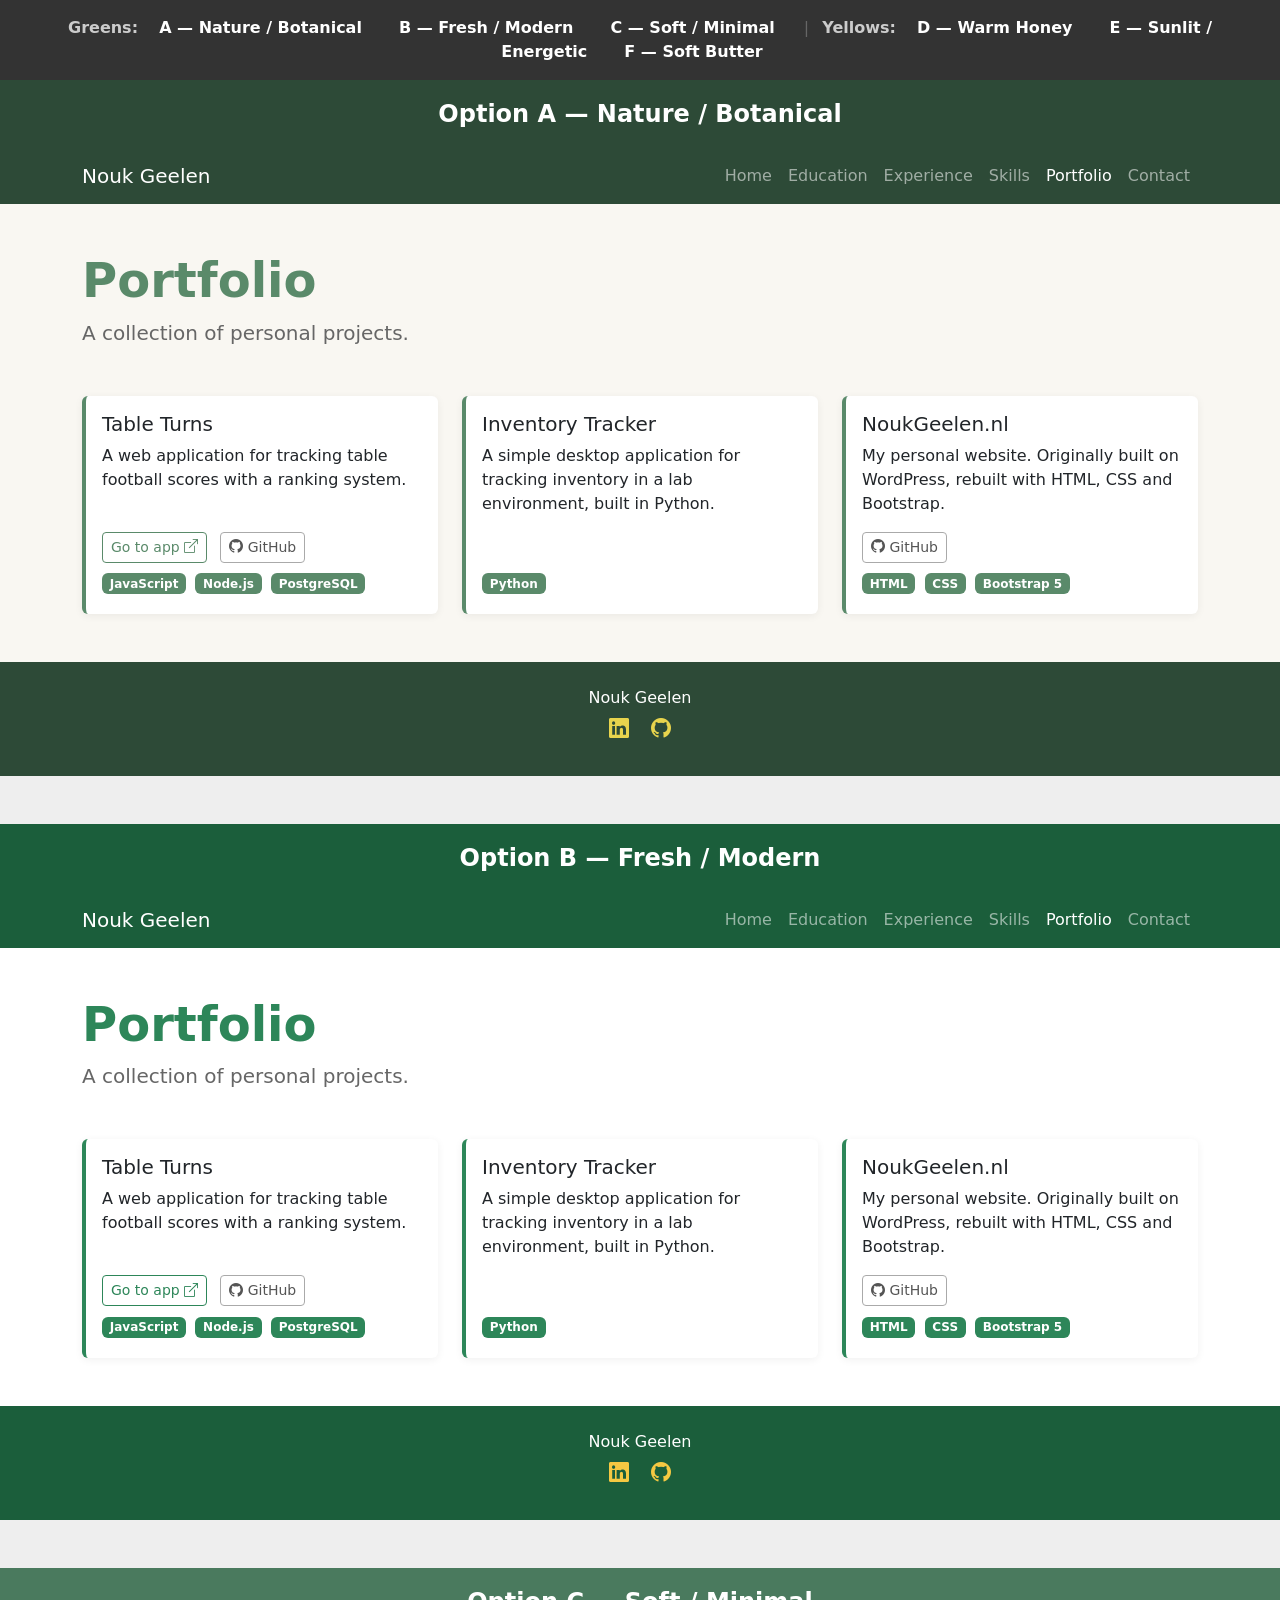
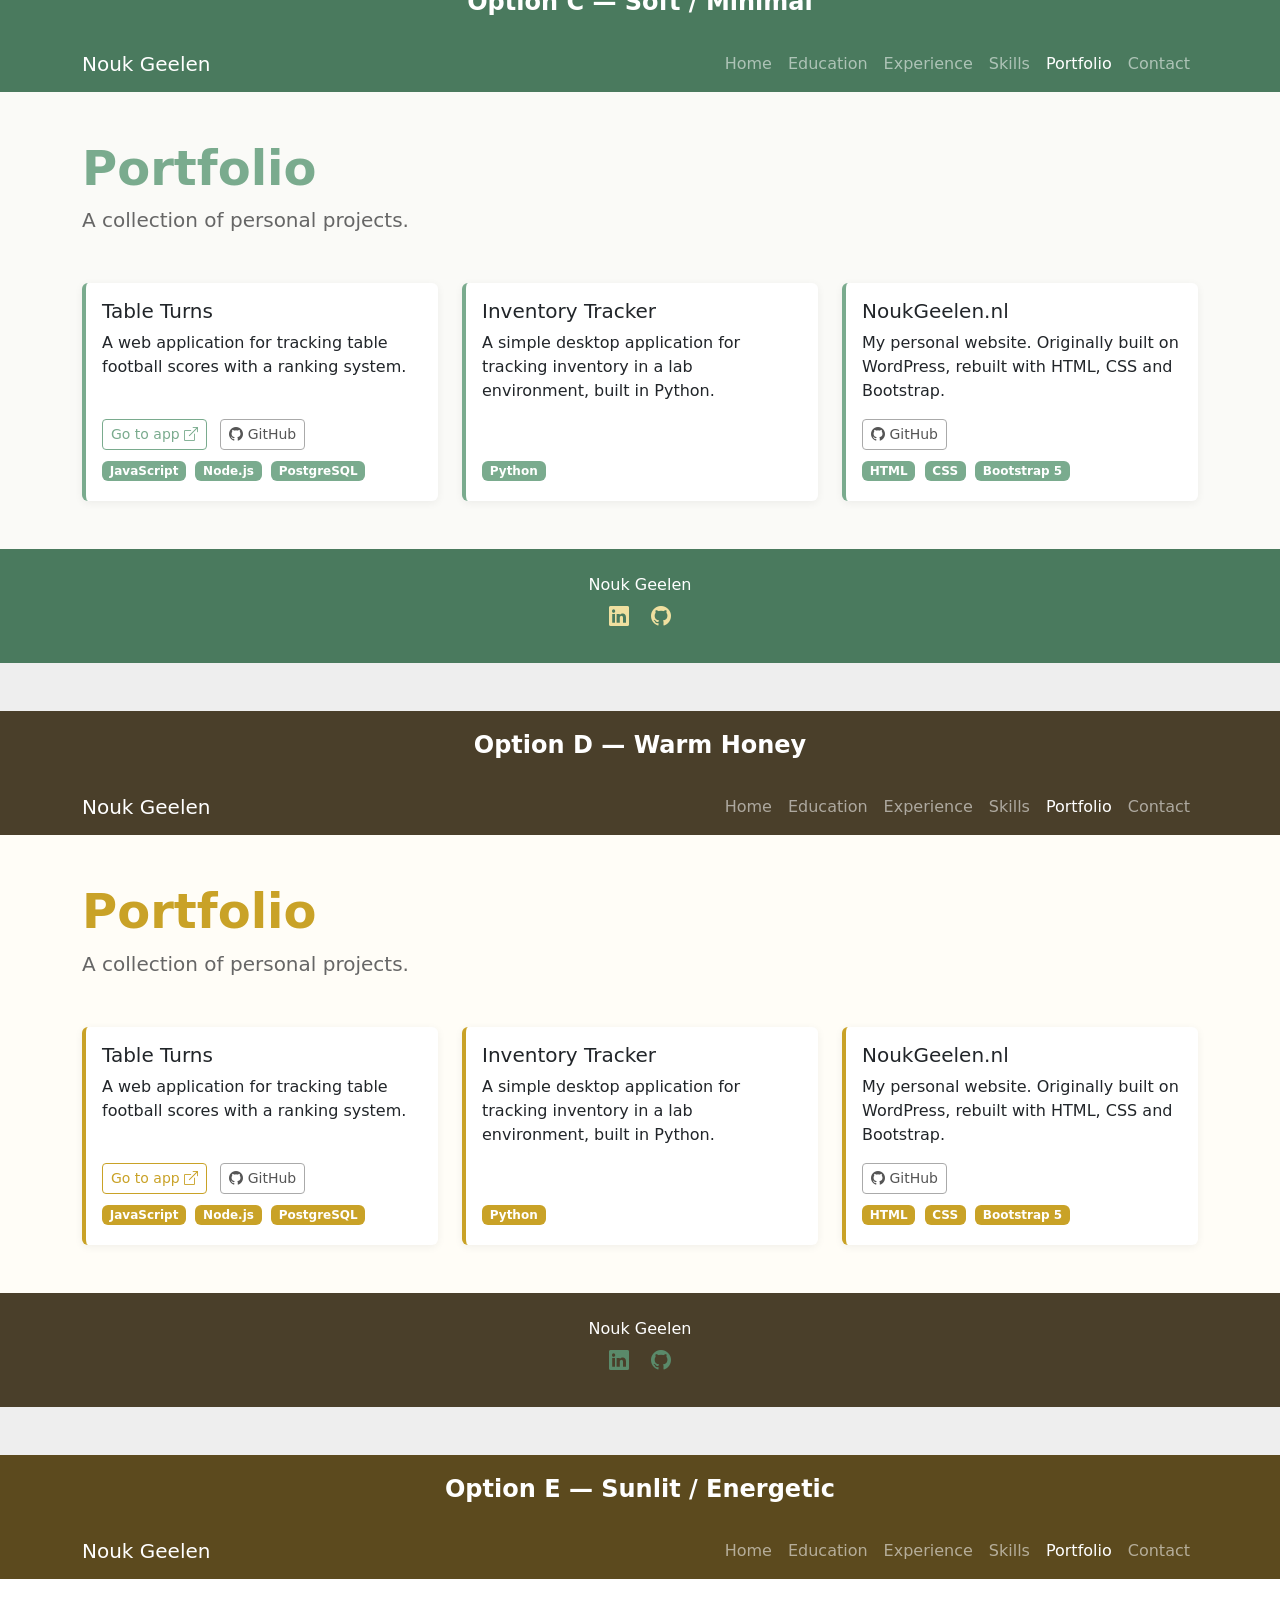
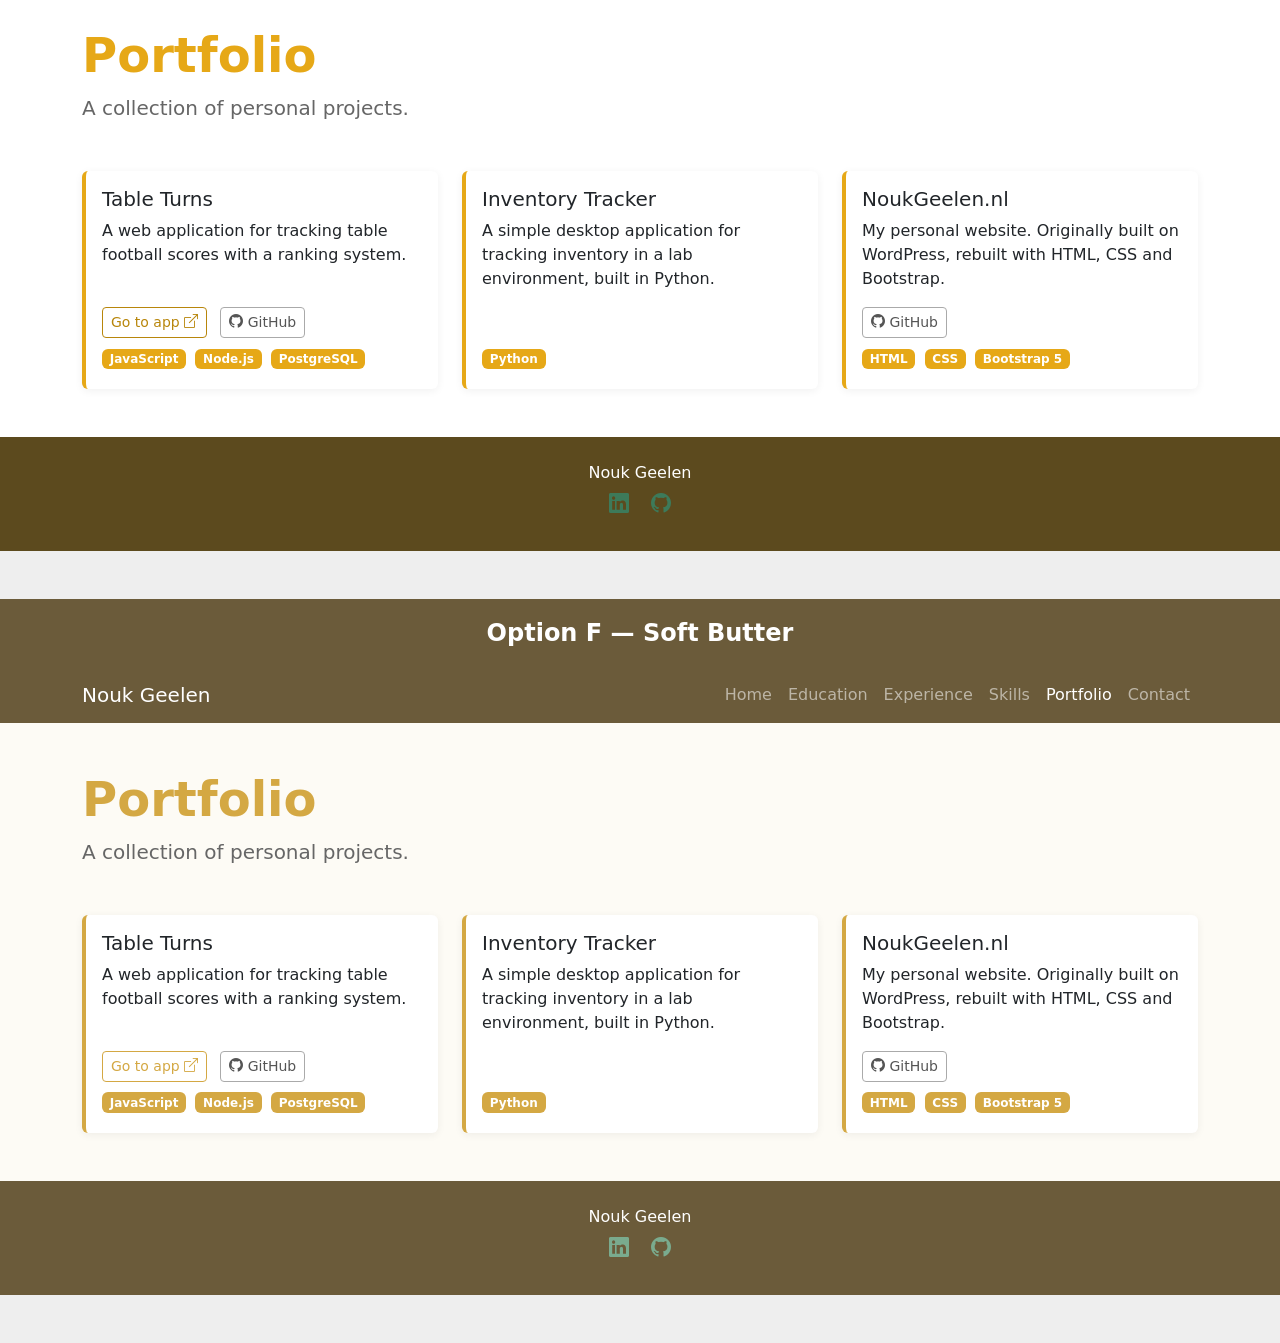
<file: test/color-mockups.html>
<!DOCTYPE html>
<html lang="en">
<head>
    <meta charset="UTF-8">
    <meta name="viewport" content="width=device-width, initial-scale=1.0">
    <title>Colour Palette Mockups - Nouk Geelen</title>
    <link href="https://cdn.jsdelivr.net/npm/bootstrap@5.3.8/dist/css/bootstrap.min.css" rel="stylesheet">
    <link rel="stylesheet" href="https://cdn.jsdelivr.net/npm/bootstrap-icons@1.11.3/font/bootstrap-icons.min.css">
    <style>
        /* ===== PALETTE SWITCHER ===== */
        .palette-nav {
            position: sticky;
            top: 0;
            z-index: 1050;
            background: #333;
            padding: 1rem;
            text-align: center;
        }
        .palette-nav a {
            color: #fff;
            margin: 0 1rem;
            text-decoration: none;
            font-weight: 600;
        }
        .palette-nav a:hover { text-decoration: underline; }

        .mockup-section { padding: 0; margin-bottom: 3rem; }
        .mockup-label {
            text-align: center;
            padding: 1rem;
            font-size: 1.5rem;
            font-weight: 700;
            color: #fff;
        }

        /* ===== OPTION D: Warm Honey ===== */
        .option-d { --primary: #c9a227; --accent: #5a8a6a; --bg: #fffdf7; --text: #2c2c2c; --nav-bg: #4a3f2a; --footer-bg: #4a3f2a; --badge-bg: #c9a227; --card-border: #c9a227; --btn-outline: #c9a227; }
        .option-d .mockup-label { background: #4a3f2a; }

        /* ===== OPTION E: Sunlit / Energetic ===== */
        .option-e { --primary: #e6a817; --accent: #3d7a5a; --bg: #ffffff; --text: #1a1a1a; --nav-bg: #5c4a1e; --footer-bg: #5c4a1e; --badge-bg: #e6a817; --card-border: #e6a817; --btn-outline: #b8860b; }
        .option-e .mockup-label { background: #5c4a1e; }

        /* ===== OPTION F: Soft Butter ===== */
        .option-f { --primary: #d4a843; --accent: #7aab8e; --bg: #fdfbf5; --text: #3a3a3a; --nav-bg: #6b5b3a; --footer-bg: #6b5b3a; --badge-bg: #d4a843; --card-border: #d4a843; --btn-outline: #d4a843; }
        .option-f .mockup-label { background: #6b5b3a; }

        /* ===== OPTION A: Nature / Botanical ===== */
        .option-a { --primary: #5a8a6a; --accent: #e8d44d; --bg: #f9f7f2; --text: #2c2c2c; --nav-bg: #2d4a37; --footer-bg: #2d4a37; --badge-bg: #5a8a6a; --card-border: #5a8a6a; --btn-outline: #5a8a6a; }
        .option-a .mockup-label { background: #2d4a37; }

        /* ===== OPTION B: Fresh / Modern ===== */
        .option-b { --primary: #2d8659; --accent: #f5c842; --bg: #ffffff; --text: #1a1a1a; --nav-bg: #1b5e3b; --footer-bg: #1b5e3b; --badge-bg: #2d8659; --card-border: #2d8659; --btn-outline: #2d8659; }
        .option-b .mockup-label { background: #1b5e3b; }

        /* ===== OPTION C: Soft / Minimal ===== */
        .option-c { --primary: #7aab8e; --accent: #f0e0a0; --bg: #fafaf7; --text: #3a3a3a; --nav-bg: #4a7a5e; --footer-bg: #4a7a5e; --badge-bg: #7aab8e; --card-border: #7aab8e; --btn-outline: #7aab8e; }
        .option-c .mockup-label { background: #4a7a5e; }

        /* ===== Shared mockup styling ===== */
        .mockup-body {
            background-color: var(--bg);
            color: var(--text);
            padding: 0;
        }
        .mockup-nav {
            background-color: var(--nav-bg) !important;
        }
        .mockup-body .page-title {
            color: var(--primary);
        }
        .mockup-body .card {
            border-left: 4px solid var(--card-border);
            border-top: none;
            border-right: none;
            border-bottom: none;
            box-shadow: 0 2px 8px rgba(0,0,0,0.06);
            transition: transform 0.2s, box-shadow 0.2s;
        }
        .mockup-body .card:hover {
            transform: translateY(-3px);
            box-shadow: 0 6px 16px rgba(0,0,0,0.1);
        }
        .mockup-body .badge {
            background-color: var(--badge-bg) !important;
        }
        .mockup-body .btn-outline-primary {
            color: var(--btn-outline);
            border-color: var(--btn-outline);
        }
        .mockup-body .btn-outline-primary:hover {
            background-color: var(--btn-outline);
            color: #fff;
        }
        .mockup-body .btn-outline-secondary {
            color: #555;
            border-color: #aaa;
        }
        .mockup-body .btn-outline-secondary:hover {
            background-color: #555;
            color: #fff;
        }
        .mockup-footer {
            background-color: var(--footer-bg) !important;
        }
        .mockup-body a.footer-link {
            color: var(--accent);
        }
        .mockup-body .lead {
            color: #666;
        }
    </style>
</head>
<body style="background:#eee;">

    <!-- Sticky nav to jump between options -->
    <nav class="palette-nav">
        <strong style="color:#ccc;">Greens:</strong>
        <a href="#option-a">A — Nature / Botanical</a>
        <a href="#option-b">B — Fresh / Modern</a>
        <a href="#option-c">C — Soft / Minimal</a>
        <span style="color:#666; margin: 0 0.5rem;">|</span>
        <strong style="color:#ccc;">Yellows:</strong>
        <a href="#option-d">D — Warm Honey</a>
        <a href="#option-e">E — Sunlit / Energetic</a>
        <a href="#option-f">F — Soft Butter</a>
    </nav>

    <!-- ============================================================
         OPTION A: Nature / Botanical
         ============================================================ -->
    <section id="option-a" class="mockup-section option-a">
        <div class="mockup-label">Option A — Nature / Botanical</div>
        <div class="mockup-body">
            <nav class="navbar navbar-expand-lg navbar-dark mockup-nav">
                <div class="container">
                    <a class="navbar-brand" href="#">Nouk Geelen</a>
                    <div class="navbar-collapse">
                        <ul class="navbar-nav ms-auto">
                            <li class="nav-item"><a class="nav-link" href="#">Home</a></li>
                            <li class="nav-item"><a class="nav-link" href="#">Education</a></li>
                            <li class="nav-item"><a class="nav-link" href="#">Experience</a></li>
                            <li class="nav-item"><a class="nav-link" href="#">Skills</a></li>
                            <li class="nav-item"><a class="nav-link active" href="#">Portfolio</a></li>
                            <li class="nav-item"><a class="nav-link" href="#">Contact</a></li>
                        </ul>
                    </div>
                </div>
            </nav>

            <main class="container my-5">
                <h1 class="display-5 fw-bold mb-2 page-title">Portfolio</h1>
                <p class="lead mb-5">A collection of personal projects.</p>

                <div class="row g-4">
                    <div class="col-md-6 col-lg-4">
                        <div class="card h-100">
                            <div class="card-body d-flex flex-column">
                                <h2 class="card-title h5">Table Turns</h2>
                                <p class="card-text">A web application for tracking table football scores with a ranking system.</p>
                                <div class="mt-auto mb-2">
                                    <a href="#" class="btn btn-sm btn-outline-primary me-2">Go to app <i class="bi bi-box-arrow-up-right"></i></a>
                                    <a href="#" class="btn btn-sm btn-outline-secondary"><i class="bi bi-github"></i> GitHub</a>
                                </div>
                                <div>
                                    <span class="badge me-1 mb-1">JavaScript</span>
                                    <span class="badge me-1 mb-1">Node.js</span>
                                    <span class="badge me-1 mb-1">PostgreSQL</span>
                                </div>
                            </div>
                        </div>
                    </div>
                    <div class="col-md-6 col-lg-4">
                        <div class="card h-100">
                            <div class="card-body d-flex flex-column">
                                <h2 class="card-title h5">Inventory Tracker</h2>
                                <p class="card-text">A simple desktop application for tracking inventory in a lab environment, built in Python.</p>
                                <div class="mt-auto">
                                    <span class="badge me-1 mb-1">Python</span>
                                </div>
                            </div>
                        </div>
                    </div>
                    <div class="col-md-6 col-lg-4">
                        <div class="card h-100">
                            <div class="card-body d-flex flex-column">
                                <h2 class="card-title h5">NoukGeelen.nl</h2>
                                <p class="card-text">My personal website. Originally built on WordPress, rebuilt with HTML, CSS and Bootstrap.</p>
                                <div class="mt-auto mb-2">
                                    <a href="#" class="btn btn-sm btn-outline-secondary"><i class="bi bi-github"></i> GitHub</a>
                                </div>
                                <div>
                                    <span class="badge me-1 mb-1">HTML</span>
                                    <span class="badge me-1 mb-1">CSS</span>
                                    <span class="badge me-1 mb-1">Bootstrap 5</span>
                                </div>
                            </div>
                        </div>
                    </div>
                </div>
            </main>

            <footer class="text-white text-center py-4 mockup-footer">
                <div class="container">
                    <p class="mb-1">Nouk Geelen</p>
                    <div class="mb-2">
                        <a href="#" class="footer-link me-3 fs-5"><i class="bi bi-linkedin"></i></a>
                        <a href="#" class="footer-link fs-5"><i class="bi bi-github"></i></a>
                    </div>
                </div>
            </footer>
        </div>
    </section>

    <!-- ============================================================
         OPTION B: Fresh / Modern
         ============================================================ -->
    <section id="option-b" class="mockup-section option-b">
        <div class="mockup-label">Option B — Fresh / Modern</div>
        <div class="mockup-body">
            <nav class="navbar navbar-expand-lg navbar-dark mockup-nav">
                <div class="container">
                    <a class="navbar-brand" href="#">Nouk Geelen</a>
                    <div class="navbar-collapse">
                        <ul class="navbar-nav ms-auto">
                            <li class="nav-item"><a class="nav-link" href="#">Home</a></li>
                            <li class="nav-item"><a class="nav-link" href="#">Education</a></li>
                            <li class="nav-item"><a class="nav-link" href="#">Experience</a></li>
                            <li class="nav-item"><a class="nav-link" href="#">Skills</a></li>
                            <li class="nav-item"><a class="nav-link active" href="#">Portfolio</a></li>
                            <li class="nav-item"><a class="nav-link" href="#">Contact</a></li>
                        </ul>
                    </div>
                </div>
            </nav>

            <main class="container my-5">
                <h1 class="display-5 fw-bold mb-2 page-title">Portfolio</h1>
                <p class="lead mb-5">A collection of personal projects.</p>

                <div class="row g-4">
                    <div class="col-md-6 col-lg-4">
                        <div class="card h-100">
                            <div class="card-body d-flex flex-column">
                                <h2 class="card-title h5">Table Turns</h2>
                                <p class="card-text">A web application for tracking table football scores with a ranking system.</p>
                                <div class="mt-auto mb-2">
                                    <a href="#" class="btn btn-sm btn-outline-primary me-2">Go to app <i class="bi bi-box-arrow-up-right"></i></a>
                                    <a href="#" class="btn btn-sm btn-outline-secondary"><i class="bi bi-github"></i> GitHub</a>
                                </div>
                                <div>
                                    <span class="badge me-1 mb-1">JavaScript</span>
                                    <span class="badge me-1 mb-1">Node.js</span>
                                    <span class="badge me-1 mb-1">PostgreSQL</span>
                                </div>
                            </div>
                        </div>
                    </div>
                    <div class="col-md-6 col-lg-4">
                        <div class="card h-100">
                            <div class="card-body d-flex flex-column">
                                <h2 class="card-title h5">Inventory Tracker</h2>
                                <p class="card-text">A simple desktop application for tracking inventory in a lab environment, built in Python.</p>
                                <div class="mt-auto">
                                    <span class="badge me-1 mb-1">Python</span>
                                </div>
                            </div>
                        </div>
                    </div>
                    <div class="col-md-6 col-lg-4">
                        <div class="card h-100">
                            <div class="card-body d-flex flex-column">
                                <h2 class="card-title h5">NoukGeelen.nl</h2>
                                <p class="card-text">My personal website. Originally built on WordPress, rebuilt with HTML, CSS and Bootstrap.</p>
                                <div class="mt-auto mb-2">
                                    <a href="#" class="btn btn-sm btn-outline-secondary"><i class="bi bi-github"></i> GitHub</a>
                                </div>
                                <div>
                                    <span class="badge me-1 mb-1">HTML</span>
                                    <span class="badge me-1 mb-1">CSS</span>
                                    <span class="badge me-1 mb-1">Bootstrap 5</span>
                                </div>
                            </div>
                        </div>
                    </div>
                </div>
            </main>

            <footer class="text-white text-center py-4 mockup-footer">
                <div class="container">
                    <p class="mb-1">Nouk Geelen</p>
                    <div class="mb-2">
                        <a href="#" class="footer-link me-3 fs-5"><i class="bi bi-linkedin"></i></a>
                        <a href="#" class="footer-link fs-5"><i class="bi bi-github"></i></a>
                    </div>
                </div>
            </footer>
        </div>
    </section>

    <!-- ============================================================
         OPTION C: Soft / Minimal
         ============================================================ -->
    <section id="option-c" class="mockup-section option-c">
        <div class="mockup-label">Option C — Soft / Minimal</div>
        <div class="mockup-body">
            <nav class="navbar navbar-expand-lg navbar-dark mockup-nav">
                <div class="container">
                    <a class="navbar-brand" href="#">Nouk Geelen</a>
                    <div class="navbar-collapse">
                        <ul class="navbar-nav ms-auto">
                            <li class="nav-item"><a class="nav-link" href="#">Home</a></li>
                            <li class="nav-item"><a class="nav-link" href="#">Education</a></li>
                            <li class="nav-item"><a class="nav-link" href="#">Experience</a></li>
                            <li class="nav-item"><a class="nav-link" href="#">Skills</a></li>
                            <li class="nav-item"><a class="nav-link active" href="#">Portfolio</a></li>
                            <li class="nav-item"><a class="nav-link" href="#">Contact</a></li>
                        </ul>
                    </div>
                </div>
            </nav>

            <main class="container my-5">
                <h1 class="display-5 fw-bold mb-2 page-title">Portfolio</h1>
                <p class="lead mb-5">A collection of personal projects.</p>

                <div class="row g-4">
                    <div class="col-md-6 col-lg-4">
                        <div class="card h-100">
                            <div class="card-body d-flex flex-column">
                                <h2 class="card-title h5">Table Turns</h2>
                                <p class="card-text">A web application for tracking table football scores with a ranking system.</p>
                                <div class="mt-auto mb-2">
                                    <a href="#" class="btn btn-sm btn-outline-primary me-2">Go to app <i class="bi bi-box-arrow-up-right"></i></a>
                                    <a href="#" class="btn btn-sm btn-outline-secondary"><i class="bi bi-github"></i> GitHub</a>
                                </div>
                                <div>
                                    <span class="badge me-1 mb-1">JavaScript</span>
                                    <span class="badge me-1 mb-1">Node.js</span>
                                    <span class="badge me-1 mb-1">PostgreSQL</span>
                                </div>
                            </div>
                        </div>
                    </div>
                    <div class="col-md-6 col-lg-4">
                        <div class="card h-100">
                            <div class="card-body d-flex flex-column">
                                <h2 class="card-title h5">Inventory Tracker</h2>
                                <p class="card-text">A simple desktop application for tracking inventory in a lab environment, built in Python.</p>
                                <div class="mt-auto">
                                    <span class="badge me-1 mb-1">Python</span>
                                </div>
                            </div>
                        </div>
                    </div>
                    <div class="col-md-6 col-lg-4">
                        <div class="card h-100">
                            <div class="card-body d-flex flex-column">
                                <h2 class="card-title h5">NoukGeelen.nl</h2>
                                <p class="card-text">My personal website. Originally built on WordPress, rebuilt with HTML, CSS and Bootstrap.</p>
                                <div class="mt-auto mb-2">
                                    <a href="#" class="btn btn-sm btn-outline-secondary"><i class="bi bi-github"></i> GitHub</a>
                                </div>
                                <div>
                                    <span class="badge me-1 mb-1">HTML</span>
                                    <span class="badge me-1 mb-1">CSS</span>
                                    <span class="badge me-1 mb-1">Bootstrap 5</span>
                                </div>
                            </div>
                        </div>
                    </div>
                </div>
            </main>

            <footer class="text-white text-center py-4 mockup-footer">
                <div class="container">
                    <p class="mb-1">Nouk Geelen</p>
                    <div class="mb-2">
                        <a href="#" class="footer-link me-3 fs-5"><i class="bi bi-linkedin"></i></a>
                        <a href="#" class="footer-link fs-5"><i class="bi bi-github"></i></a>
                    </div>
                </div>
            </footer>
        </div>
    </section>

    <!-- ============================================================
         OPTION D: Warm Honey
         ============================================================ -->
    <section id="option-d" class="mockup-section option-d">
        <div class="mockup-label">Option D — Warm Honey</div>
        <div class="mockup-body">
            <nav class="navbar navbar-expand-lg navbar-dark mockup-nav">
                <div class="container">
                    <a class="navbar-brand" href="#">Nouk Geelen</a>
                    <div class="navbar-collapse">
                        <ul class="navbar-nav ms-auto">
                            <li class="nav-item"><a class="nav-link" href="#">Home</a></li>
                            <li class="nav-item"><a class="nav-link" href="#">Education</a></li>
                            <li class="nav-item"><a class="nav-link" href="#">Experience</a></li>
                            <li class="nav-item"><a class="nav-link" href="#">Skills</a></li>
                            <li class="nav-item"><a class="nav-link active" href="#">Portfolio</a></li>
                            <li class="nav-item"><a class="nav-link" href="#">Contact</a></li>
                        </ul>
                    </div>
                </div>
            </nav>

            <main class="container my-5">
                <h1 class="display-5 fw-bold mb-2 page-title">Portfolio</h1>
                <p class="lead mb-5">A collection of personal projects.</p>

                <div class="row g-4">
                    <div class="col-md-6 col-lg-4">
                        <div class="card h-100">
                            <div class="card-body d-flex flex-column">
                                <h2 class="card-title h5">Table Turns</h2>
                                <p class="card-text">A web application for tracking table football scores with a ranking system.</p>
                                <div class="mt-auto mb-2">
                                    <a href="#" class="btn btn-sm btn-outline-primary me-2">Go to app <i class="bi bi-box-arrow-up-right"></i></a>
                                    <a href="#" class="btn btn-sm btn-outline-secondary"><i class="bi bi-github"></i> GitHub</a>
                                </div>
                                <div>
                                    <span class="badge me-1 mb-1">JavaScript</span>
                                    <span class="badge me-1 mb-1">Node.js</span>
                                    <span class="badge me-1 mb-1">PostgreSQL</span>
                                </div>
                            </div>
                        </div>
                    </div>
                    <div class="col-md-6 col-lg-4">
                        <div class="card h-100">
                            <div class="card-body d-flex flex-column">
                                <h2 class="card-title h5">Inventory Tracker</h2>
                                <p class="card-text">A simple desktop application for tracking inventory in a lab environment, built in Python.</p>
                                <div class="mt-auto">
                                    <span class="badge me-1 mb-1">Python</span>
                                </div>
                            </div>
                        </div>
                    </div>
                    <div class="col-md-6 col-lg-4">
                        <div class="card h-100">
                            <div class="card-body d-flex flex-column">
                                <h2 class="card-title h5">NoukGeelen.nl</h2>
                                <p class="card-text">My personal website. Originally built on WordPress, rebuilt with HTML, CSS and Bootstrap.</p>
                                <div class="mt-auto mb-2">
                                    <a href="#" class="btn btn-sm btn-outline-secondary"><i class="bi bi-github"></i> GitHub</a>
                                </div>
                                <div>
                                    <span class="badge me-1 mb-1">HTML</span>
                                    <span class="badge me-1 mb-1">CSS</span>
                                    <span class="badge me-1 mb-1">Bootstrap 5</span>
                                </div>
                            </div>
                        </div>
                    </div>
                </div>
            </main>

            <footer class="text-white text-center py-4 mockup-footer">
                <div class="container">
                    <p class="mb-1">Nouk Geelen</p>
                    <div class="mb-2">
                        <a href="#" class="footer-link me-3 fs-5"><i class="bi bi-linkedin"></i></a>
                        <a href="#" class="footer-link fs-5"><i class="bi bi-github"></i></a>
                    </div>
                </div>
            </footer>
        </div>
    </section>

    <!-- ============================================================
         OPTION E: Sunlit / Energetic
         ============================================================ -->
    <section id="option-e" class="mockup-section option-e">
        <div class="mockup-label">Option E — Sunlit / Energetic</div>
        <div class="mockup-body">
            <nav class="navbar navbar-expand-lg navbar-dark mockup-nav">
                <div class="container">
                    <a class="navbar-brand" href="#">Nouk Geelen</a>
                    <div class="navbar-collapse">
                        <ul class="navbar-nav ms-auto">
                            <li class="nav-item"><a class="nav-link" href="#">Home</a></li>
                            <li class="nav-item"><a class="nav-link" href="#">Education</a></li>
                            <li class="nav-item"><a class="nav-link" href="#">Experience</a></li>
                            <li class="nav-item"><a class="nav-link" href="#">Skills</a></li>
                            <li class="nav-item"><a class="nav-link active" href="#">Portfolio</a></li>
                            <li class="nav-item"><a class="nav-link" href="#">Contact</a></li>
                        </ul>
                    </div>
                </div>
            </nav>

            <main class="container my-5">
                <h1 class="display-5 fw-bold mb-2 page-title">Portfolio</h1>
                <p class="lead mb-5">A collection of personal projects.</p>

                <div class="row g-4">
                    <div class="col-md-6 col-lg-4">
                        <div class="card h-100">
                            <div class="card-body d-flex flex-column">
                                <h2 class="card-title h5">Table Turns</h2>
                                <p class="card-text">A web application for tracking table football scores with a ranking system.</p>
                                <div class="mt-auto mb-2">
                                    <a href="#" class="btn btn-sm btn-outline-primary me-2">Go to app <i class="bi bi-box-arrow-up-right"></i></a>
                                    <a href="#" class="btn btn-sm btn-outline-secondary"><i class="bi bi-github"></i> GitHub</a>
                                </div>
                                <div>
                                    <span class="badge me-1 mb-1">JavaScript</span>
                                    <span class="badge me-1 mb-1">Node.js</span>
                                    <span class="badge me-1 mb-1">PostgreSQL</span>
                                </div>
                            </div>
                        </div>
                    </div>
                    <div class="col-md-6 col-lg-4">
                        <div class="card h-100">
                            <div class="card-body d-flex flex-column">
                                <h2 class="card-title h5">Inventory Tracker</h2>
                                <p class="card-text">A simple desktop application for tracking inventory in a lab environment, built in Python.</p>
                                <div class="mt-auto">
                                    <span class="badge me-1 mb-1">Python</span>
                                </div>
                            </div>
                        </div>
                    </div>
                    <div class="col-md-6 col-lg-4">
                        <div class="card h-100">
                            <div class="card-body d-flex flex-column">
                                <h2 class="card-title h5">NoukGeelen.nl</h2>
                                <p class="card-text">My personal website. Originally built on WordPress, rebuilt with HTML, CSS and Bootstrap.</p>
                                <div class="mt-auto mb-2">
                                    <a href="#" class="btn btn-sm btn-outline-secondary"><i class="bi bi-github"></i> GitHub</a>
                                </div>
                                <div>
                                    <span class="badge me-1 mb-1">HTML</span>
                                    <span class="badge me-1 mb-1">CSS</span>
                                    <span class="badge me-1 mb-1">Bootstrap 5</span>
                                </div>
                            </div>
                        </div>
                    </div>
                </div>
            </main>

            <footer class="text-white text-center py-4 mockup-footer">
                <div class="container">
                    <p class="mb-1">Nouk Geelen</p>
                    <div class="mb-2">
                        <a href="#" class="footer-link me-3 fs-5"><i class="bi bi-linkedin"></i></a>
                        <a href="#" class="footer-link fs-5"><i class="bi bi-github"></i></a>
                    </div>
                </div>
            </footer>
        </div>
    </section>

    <!-- ============================================================
         OPTION F: Soft Butter
         ============================================================ -->
    <section id="option-f" class="mockup-section option-f">
        <div class="mockup-label">Option F — Soft Butter</div>
        <div class="mockup-body">
            <nav class="navbar navbar-expand-lg navbar-dark mockup-nav">
                <div class="container">
                    <a class="navbar-brand" href="#">Nouk Geelen</a>
                    <div class="navbar-collapse">
                        <ul class="navbar-nav ms-auto">
                            <li class="nav-item"><a class="nav-link" href="#">Home</a></li>
                            <li class="nav-item"><a class="nav-link" href="#">Education</a></li>
                            <li class="nav-item"><a class="nav-link" href="#">Experience</a></li>
                            <li class="nav-item"><a class="nav-link" href="#">Skills</a></li>
                            <li class="nav-item"><a class="nav-link active" href="#">Portfolio</a></li>
                            <li class="nav-item"><a class="nav-link" href="#">Contact</a></li>
                        </ul>
                    </div>
                </div>
            </nav>

            <main class="container my-5">
                <h1 class="display-5 fw-bold mb-2 page-title">Portfolio</h1>
                <p class="lead mb-5">A collection of personal projects.</p>

                <div class="row g-4">
                    <div class="col-md-6 col-lg-4">
                        <div class="card h-100">
                            <div class="card-body d-flex flex-column">
                                <h2 class="card-title h5">Table Turns</h2>
                                <p class="card-text">A web application for tracking table football scores with a ranking system.</p>
                                <div class="mt-auto mb-2">
                                    <a href="#" class="btn btn-sm btn-outline-primary me-2">Go to app <i class="bi bi-box-arrow-up-right"></i></a>
                                    <a href="#" class="btn btn-sm btn-outline-secondary"><i class="bi bi-github"></i> GitHub</a>
                                </div>
                                <div>
                                    <span class="badge me-1 mb-1">JavaScript</span>
                                    <span class="badge me-1 mb-1">Node.js</span>
                                    <span class="badge me-1 mb-1">PostgreSQL</span>
                                </div>
                            </div>
                        </div>
                    </div>
                    <div class="col-md-6 col-lg-4">
                        <div class="card h-100">
                            <div class="card-body d-flex flex-column">
                                <h2 class="card-title h5">Inventory Tracker</h2>
                                <p class="card-text">A simple desktop application for tracking inventory in a lab environment, built in Python.</p>
                                <div class="mt-auto">
                                    <span class="badge me-1 mb-1">Python</span>
                                </div>
                            </div>
                        </div>
                    </div>
                    <div class="col-md-6 col-lg-4">
                        <div class="card h-100">
                            <div class="card-body d-flex flex-column">
                                <h2 class="card-title h5">NoukGeelen.nl</h2>
                                <p class="card-text">My personal website. Originally built on WordPress, rebuilt with HTML, CSS and Bootstrap.</p>
                                <div class="mt-auto mb-2">
                                    <a href="#" class="btn btn-sm btn-outline-secondary"><i class="bi bi-github"></i> GitHub</a>
                                </div>
                                <div>
                                    <span class="badge me-1 mb-1">HTML</span>
                                    <span class="badge me-1 mb-1">CSS</span>
                                    <span class="badge me-1 mb-1">Bootstrap 5</span>
                                </div>
                            </div>
                        </div>
                    </div>
                </div>
            </main>

            <footer class="text-white text-center py-4 mockup-footer">
                <div class="container">
                    <p class="mb-1">Nouk Geelen</p>
                    <div class="mb-2">
                        <a href="#" class="footer-link me-3 fs-5"><i class="bi bi-linkedin"></i></a>
                        <a href="#" class="footer-link fs-5"><i class="bi bi-github"></i></a>
                    </div>
                </div>
            </footer>
        </div>
    </section>

    <script src="https://cdn.jsdelivr.net/npm/bootstrap@5.3.8/dist/js/bootstrap.bundle.min.js"></script>
</body>
</html>
</file>
<file: css/style.css>
/* ==========================================================================
   NoukGeelen.nl — Custom Styles
   ========================================================================== */

:root {
/* Brand colours */
    --color-primary: #7aab8e;
    --color-accent: #f0e0a0;
    --color-bg: #fafaf7;
    --color-text: #3a3a3a;
    --color-nav-bg: #4a7a5e;
}

/* Basic reset / global defaults */
*,
*::before,
*::after {
  margin: 0;
  padding: 0;
  box-sizing: border-box;
}

/*navbar*/
.navbar {
    background-color: var(--color-nav-bg) !important;
}


/* footer */
.fs-small {
    font-size: 0.875rem;
}

footer {
    background-color: var(--color-nav-bg);
    color: #fff;
    text-align: center;
    padding: 1.5rem 0;
    margin-top: auto;
}


    /* Footer social links */
    footer a {
        color: var(--color-accent);
        transition: opacity 0.2s;
        text-decoration: none;
    }

        footer a:hover {
            color: var(--color-accent);
            opacity: 0.8;
            text-decoration: none;
        }


/*******************************/

main {
    flex: 1;
}

body {
    color: var(--color-text);
    background-color: var(--color-bg);
    display: flex;
    flex-direction: column;
    min-height: 100vh;
}

/* Card styling */
.card {
    border-left: 4px solid var(--color-primary);
    border-top: none;
    border-right: none;
    border-bottom: none;
    box-shadow: 0 2px 8px rgba(0, 0, 0, 0.06);
    transition: transform 0.2s, box-shadow 0.2s;
}

    .card:hover {
        transform: translateY(-3px);
        box-shadow: 0 6px 16px rgba(0, 0, 0, 0.1);
    }

/* Hero section */
.display-4 {
    color: var(--color-primary);
}

/* Hero banner — home page only */
.hero {
    background-image: url('../images/BackgroundFont.jpg');
    background-size: cover;
    background-position: center;
    background-repeat: no-repeat;
    padding: 4rem 0;
    position: relative;
    min-height: 50vh;
}

    .hero::before {
        content: '';
        position: absolute;
        top: 0;
        left: 0;
        width: 100%;
        height: 100%;
        background-color: rgba(250, 250, 247, 0.65);
    }

    .hero .container {
        position: relative;
    }

/*    .hero p {
        font-weight: 600*/
/*    }*/

    .hero .col-md-7 {
        background-color: rgba(250, 250, 247, 0.7);
        padding: 2rem;
        border-radius: 0.5rem;
    }

    @media (max-width: 767px) {
        .hero .col-md-7 {
            width: calc(100% - 2rem);
            margin: 0 auto;
        }
    }
    

/* Buttons */
.btn-outline-primary {
    color: var(--color-primary);
    border-color: var(--color-primary);
}

    .btn-outline-primary:hover {
        background-color: var(--color-primary);
        border-color: var(--color-primary);
        color: #fff;
    }

/* Badges */
.badge.bg-primary {
    background-color: var(--color-nav-bg) !important; /* dark green for strong skills */
}
.badge.bg-secondary {
    background-color: var(--color-primary) !important;
}

/*font*/
.fw-sm {
    font-weight: 600;
}

.link {
    color: var(--color-primary);
    text-decoration: none;
    transition: color 0.2s;
}

    .link:hover {
        color: var(--color-nav-bg);
        text-decoration: underline;
    }

    .link:visited {
        color: var(--color-primary);
    }
</file>
